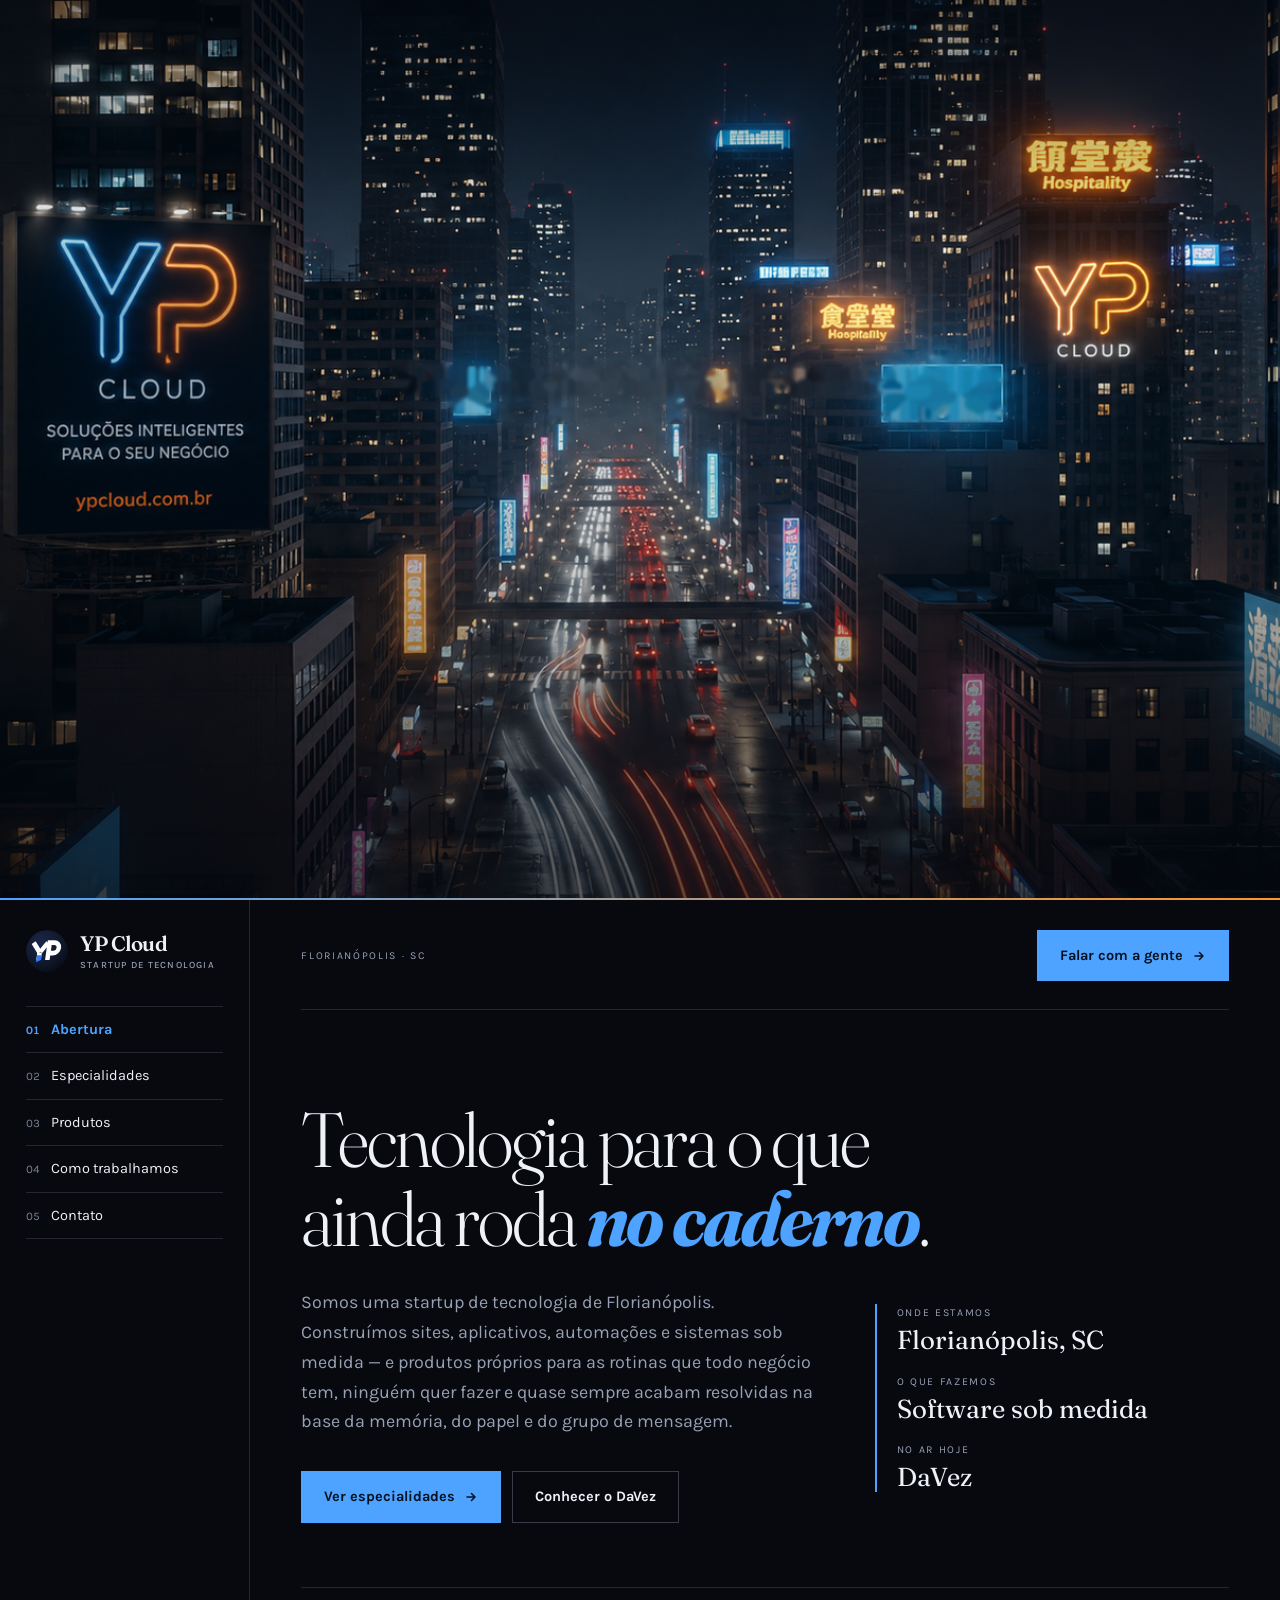
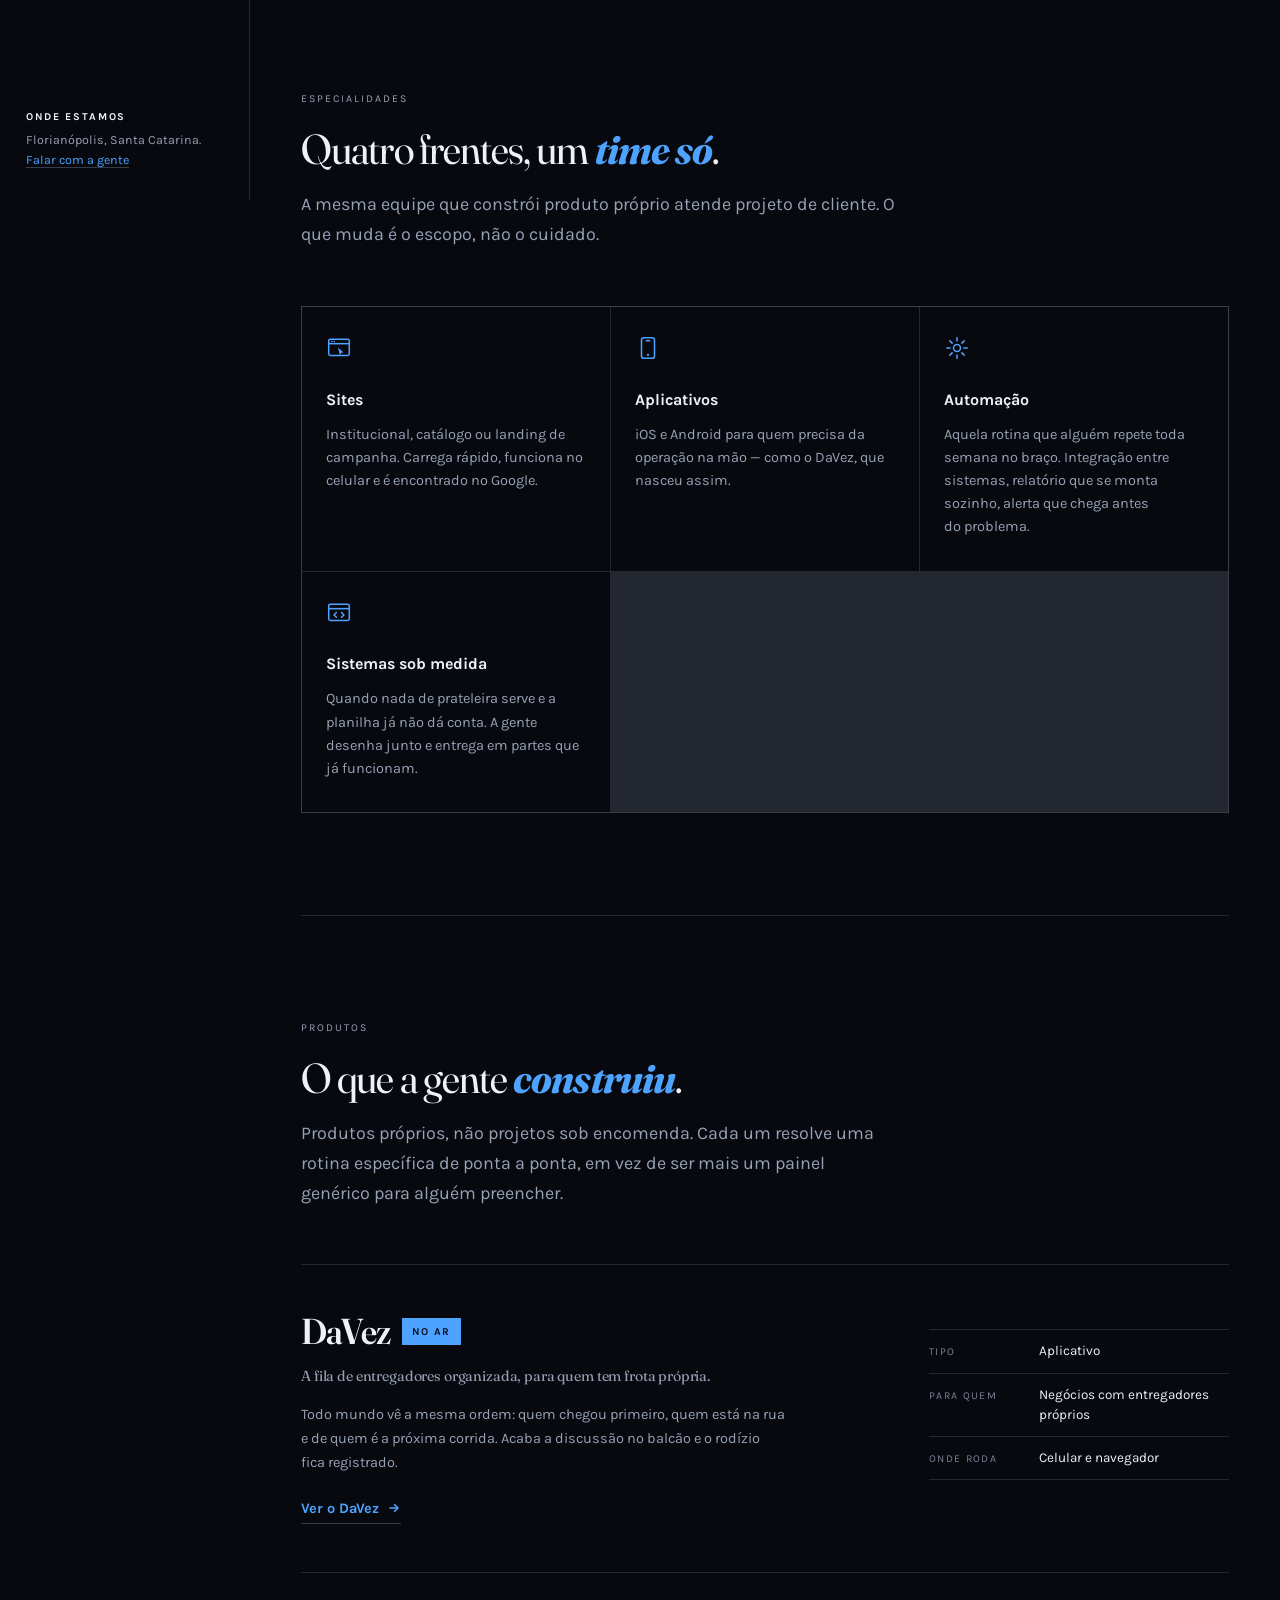
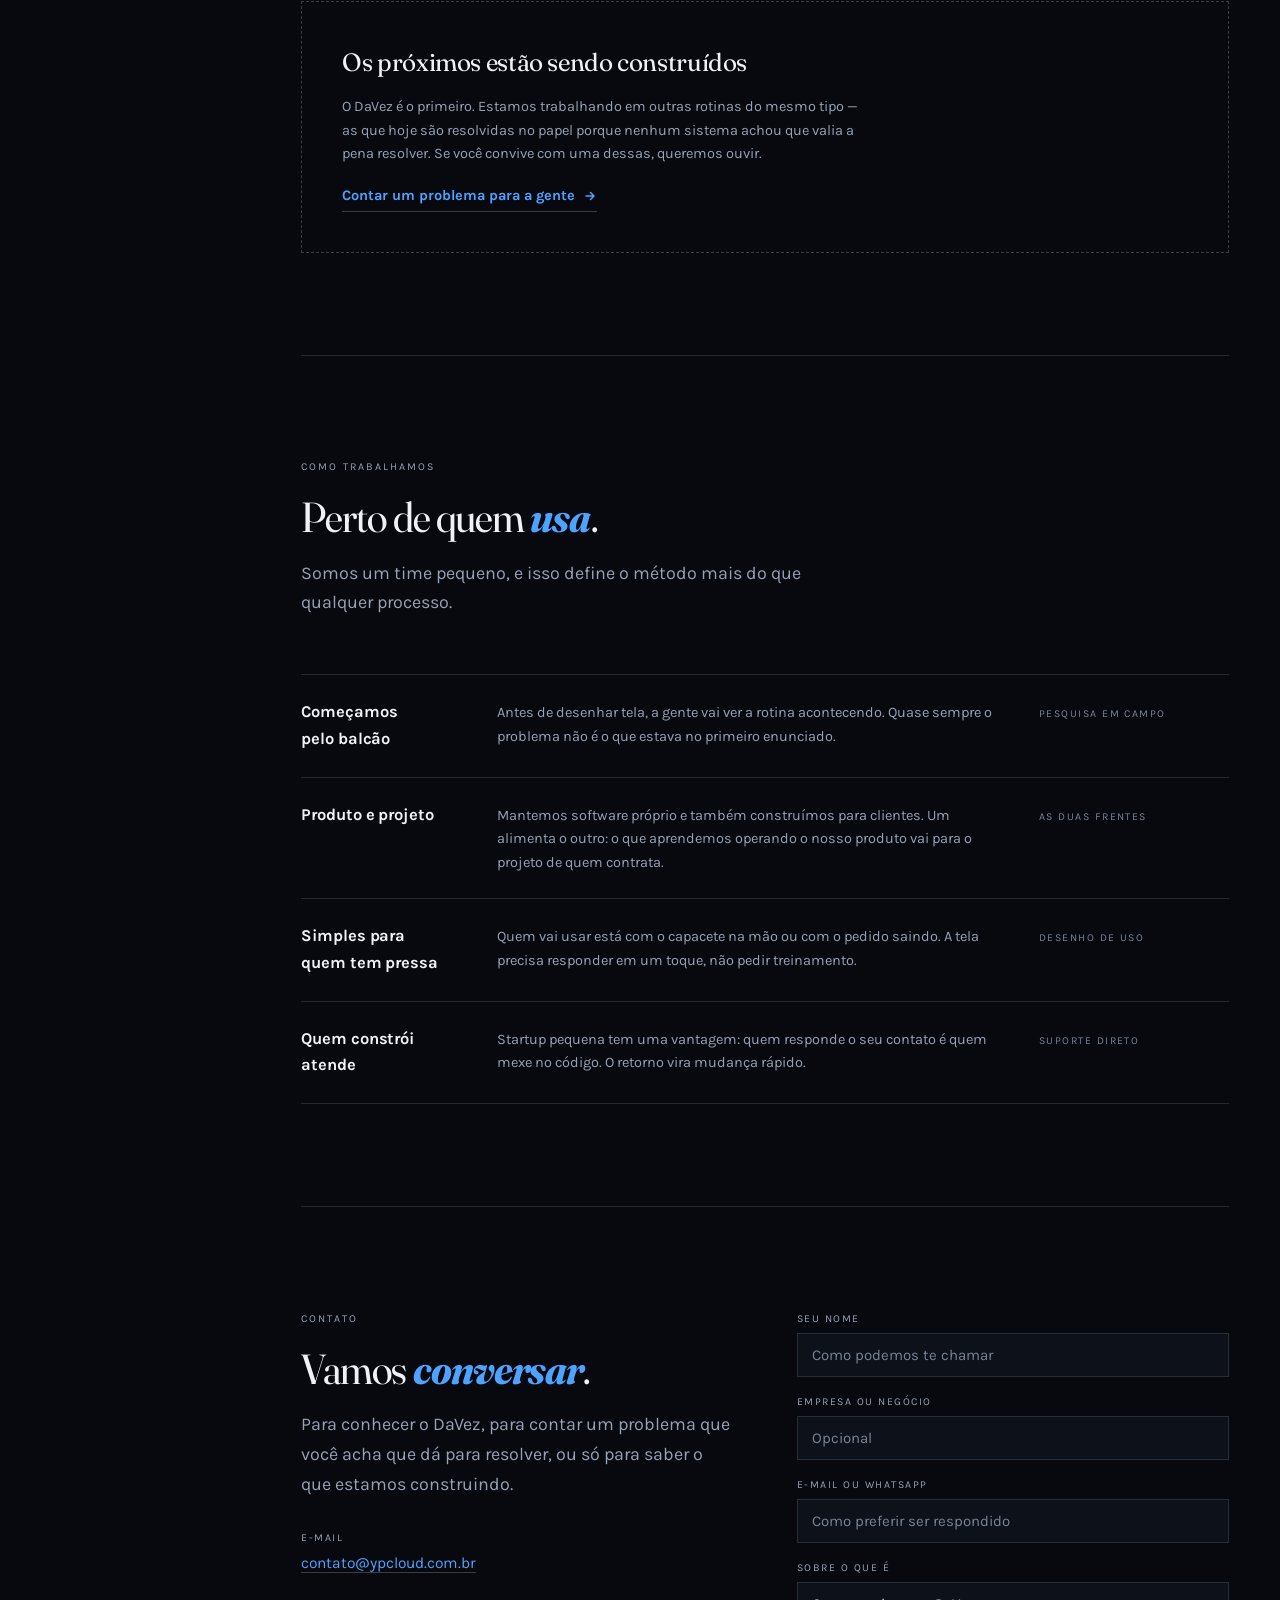
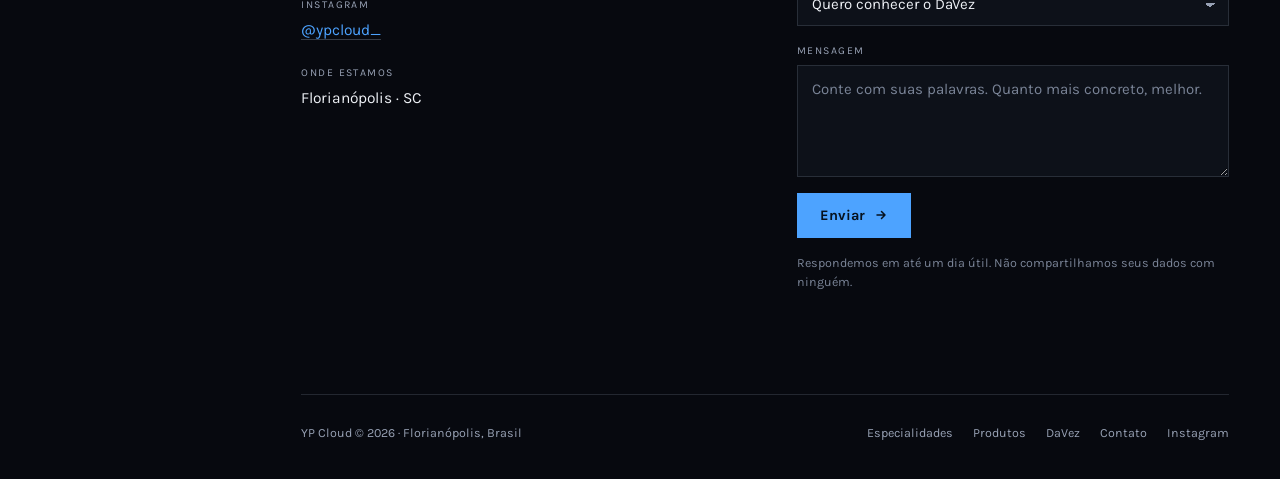
<file: index.html>
<!DOCTYPE html>
<html lang="pt-BR">
<head>
<meta charset="utf-8">
<meta name="viewport" content="width=device-width, initial-scale=1">
<title>YP Cloud — startup de tecnologia em Florianópolis</title>
<meta name="description" content="A YP Cloud é uma startup de tecnologia de Florianópolis. Desenvolvemos produtos próprios para operações que ainda rodam no caderno. O primeiro é o DaVez.">
<meta name="theme-color" content="#07090F">

<meta property="og:type" content="website">
<meta property="og:locale" content="pt_BR">
<meta property="og:site_name" content="YP Cloud">
<meta property="og:title" content="YP Cloud — startup de tecnologia em Florianópolis">
<meta property="og:description" content="Produtos próprios para operações que ainda rodam no caderno. O primeiro é o DaVez.">
<!-- TROCAR: url canônica e imagem de compartilhamento (1200x630) -->
<meta property="og:url" content="https://ypcloud.com.br/">
<meta property="og:image" content="https://ypcloud.com.br/assets/img/og.png">
<meta name="twitter:card" content="summary_large_image">
<link rel="canonical" href="https://ypcloud.com.br/">

<link rel="icon" href="assets/img/favicon.svg" type="image/svg+xml">
<link rel="mask-icon" href="assets/img/favicon.svg" color="#4DA3FF">

<link rel="preconnect" href="https://fonts.googleapis.com">
<link rel="preconnect" href="https://fonts.gstatic.com" crossorigin>
<link rel="stylesheet" href="https://fonts.googleapis.com/css2?family=Fraunces:ital,opsz,wght,SOFT,WONK@0,9..144,300..700,0..100,0..1;1,9..144,300..700,0..100,0..1&family=Karla:wght@400;500;700&display=swap">
<link rel="stylesheet" href="assets/css/style.css">

<script type="application/ld+json">
{
  "@context": "https://schema.org",
  "@type": "Organization",
  "name": "YP Cloud",
  "url": "https://ypcloud.com.br/",
  "description": "Startup de tecnologia que desenvolve produtos próprios para operações de negócios com equipe na rua.",
  "address": { "@type": "PostalAddress", "addressLocality": "Florianópolis", "addressRegion": "SC", "addressCountry": "BR" },
  "sameAs": ["https://www.instagram.com/ypcloud_/"]
}
</script>
</head>
<body>

<a class="skip" href="#abertura">Pular para o conteúdo</a>

<!-- ================= HERO ================= -->
<section class="hero" data-hero data-distancia="3200" data-saida="240" aria-label="Abertura">
  <video class="hero__video" src="assets/video/cidade.mp4" muted playsinline preload="auto" aria-hidden="true"></video>
  <div class="hero__cortina" aria-hidden="true"></div>
  <img class="hero__arte" src="assets/img/cidade-ypcloud.png" alt="" aria-hidden="true">
  <div class="hero__veu" aria-hidden="true"></div>

  <div class="hero__centro">
    <h1 class="hero__titulo">A cidade não <b>dorme</b>.</h1>
    <!-- A arte final traz a própria frase gravada; não há segundo texto aqui. -->
  </div>

  <div class="hero__aviso">
    <span>Role</span>
    <svg width="14" height="18" viewBox="0 0 14 18" fill="none" aria-hidden="true">
      <path d="M7 1 L7 17 M2 12 L7 17 L12 12" stroke="currentColor" stroke-width="1.5" stroke-linecap="round" stroke-linejoin="round"/>
    </svg>
  </div>

  <div class="hero__barra" aria-hidden="true"><i></i></div>
</section>

<div class="shell">

  <!-- ================= COLUNA-ÍNDICE ================= -->
  <aside class="rail">
    <a class="brand" href="index.html">
      <img class="brand__logo" src="assets/img/logo-yp.svg" width="120" height="120" alt="">
      <span class="brand__texto">YP Cloud<span>Startup de tecnologia</span></span>
    </a>

    <button class="nav-toggle" type="button" aria-expanded="false" aria-controls="menu-indice">
      <span class="nav-toggle__bars"><span></span><span></span><span></span></span>
      Índice
    </button>

    <nav aria-label="Seções desta página">
      <ul class="index" id="menu-indice">
        <li><a href="#abertura"><i>01</i> Abertura</a></li>
        <li><a href="#especialidades"><i>02</i> Especialidades</a></li>
        <li><a href="#produtos"><i>03</i> Produtos</a></li>
        <li><a href="#como"><i>04</i> Como trabalhamos</a></li>
        <li><a href="#contato"><i>05</i> Contato</a></li>
      </ul>
    </nav>

    <div class="rail-note">
      <b>Onde estamos</b>
      Florianópolis, Santa Catarina.
      <a href="#contato">Falar com a gente</a>
    </div>
  </aside>

  <!-- ================= CONTEÚDO ================= -->
  <div class="main">

    <div class="topbar">
      <span class="topbar__meta">Florianópolis · SC</span>
      <a class="btn btn--primary" href="#contato">
        Falar com a gente
        <svg class="btn__arrow" width="14" height="14" viewBox="0 0 14 14" fill="none" aria-hidden="true"><path d="M3 7h8m0 0L7.5 3.5M11 7l-3.5 3.5" stroke="currentColor" stroke-width="1.5" stroke-linecap="round" stroke-linejoin="round"/></svg>
      </a>
    </div>

    <main>

      <!-- ---------- 01 ABERTURA ---------- -->
      <section class="opening" id="abertura">
        <h2 class="display">Tecnologia para o que ainda roda <b>no caderno</b>.</h2>

        <div class="opening__cols">
          <div>
            <p class="lead">Somos uma startup de tecnologia de Florianópolis. Construímos sites, aplicativos, automações e sistemas sob medida — e produtos próprios para as rotinas que todo negócio tem, ninguém quer fazer e quase sempre acabam resolvidas na base da memória, do papel e do grupo de mensagem.</p>
            <div class="actions opening__actions">
              <a class="btn btn--primary" href="#especialidades">
                Ver especialidades
                <svg class="btn__arrow" width="14" height="14" viewBox="0 0 14 14" fill="none" aria-hidden="true"><path d="M3 7h8m0 0L7.5 3.5M11 7l-3.5 3.5" stroke="currentColor" stroke-width="1.5" stroke-linecap="round" stroke-linejoin="round"/></svg>
              </a>
              <a class="btn btn--ghost" href="davez.html">Conhecer o DaVez</a>
            </div>
          </div>

          <dl class="figures">
            <dt>Onde estamos</dt><dd>Florianópolis, SC</dd>
            <dt>O que fazemos</dt><dd>Software sob medida</dd>
            <dt>No ar hoje</dt><dd>DaVez</dd>
          </dl>
        </div>
      </section>

      <!-- ---------- 02 ESPECIALIDADES ---------- -->
      <section class="section" id="especialidades">
        <div class="section-head reveal">
          <p class="eyebrow">Especialidades</p>
          <h2 class="h2">Quatro frentes, um <b>time só</b>.</h2>
          <p class="lead">A mesma equipe que constrói produto próprio atende projeto de cliente. O que muda é o escopo, não o cuidado.</p>
        </div>

        <div class="cards cards--quatro reveal" data-delay="80">
          <article>
            <svg class="card__icon" viewBox="0 0 24 24" fill="none" aria-hidden="true">
              <rect x="2.5" y="4" width="19" height="15" rx="1.6" stroke="currentColor" stroke-width="1.4"/>
              <path d="M2.5 8h19" stroke="currentColor" stroke-width="1.4"/>
              <circle cx="5.4" cy="6" r="0.7" fill="currentColor"/>
              <circle cx="7.7" cy="6" r="0.7" fill="currentColor"/>
              <path d="M11 11.5l5 4.5-2.2.5-.9 2.2z" fill="currentColor"/>
            </svg>
            <h3>Sites</h3>
            <p>Institucional, catálogo ou landing de campanha. Carrega rápido, funciona no celular e é encontrado no Google.</p>
          </article>

          <article>
            <svg class="card__icon" viewBox="0 0 24 24" fill="none" aria-hidden="true">
              <rect x="6" y="2.5" width="12" height="19" rx="2.2" stroke="currentColor" stroke-width="1.4"/>
              <path d="M10.4 5.2h3.2" stroke="currentColor" stroke-width="1.4" stroke-linecap="round"/>
              <circle cx="12" cy="18.4" r="1" fill="currentColor"/>
            </svg>
            <h3>Aplicativos</h3>
            <p>iOS e Android para quem precisa da operação na mão — como o DaVez, que nasceu assim.</p>
          </article>

          <article>
            <svg class="card__icon" viewBox="0 0 24 24" fill="none" aria-hidden="true">
              <circle cx="12" cy="12" r="3.2" stroke="currentColor" stroke-width="1.4"/>
              <path d="M12 2.6v3M12 18.4v3M21.4 12h-3M5.6 12h-3M18.6 5.4l-2.1 2.1M7.5 16.5l-2.1 2.1M18.6 18.6l-2.1-2.1M7.5 7.5L5.4 5.4" stroke="currentColor" stroke-width="1.4" stroke-linecap="round"/>
            </svg>
            <h3>Automação</h3>
            <p>Aquela rotina que alguém repete toda semana no braço. Integração entre sistemas, relatório que se monta sozinho, alerta que chega antes do problema.</p>
          </article>

          <article>
            <svg class="card__icon" viewBox="0 0 24 24" fill="none" aria-hidden="true">
              <rect x="2.5" y="4" width="19" height="15" rx="1.6" stroke="currentColor" stroke-width="1.4"/>
              <path d="M2.5 8h19" stroke="currentColor" stroke-width="1.4"/>
              <path d="M9.6 11.6L7.4 13.8l2.2 2.2M14.4 11.6l2.2 2.2-2.2 2.2" stroke="currentColor" stroke-width="1.4" stroke-linecap="round" stroke-linejoin="round"/>
            </svg>
            <h3>Sistemas sob medida</h3>
            <p>Quando nada de prateleira serve e a planilha já não dá conta. A gente desenha junto e entrega em partes que já funcionam.</p>
          </article>
        </div>
      </section>

      <!-- ---------- 03 PRODUTOS ---------- -->
      <section class="section" id="produtos">
        <div class="section-head reveal">
          <p class="eyebrow">Produtos</p>
          <h2 class="h2">O que a gente <b>construiu</b>.</h2>
          <p class="lead">Produtos próprios, não projetos sob encomenda. Cada um resolve uma rotina específica de ponta a ponta, em vez de ser mais um painel genérico para alguém preencher.</p>
        </div>

        <!-- Para acrescentar um produto, copie um bloco .produto inteiro.
             O estado é "estado--ativo" (no ar) ou "estado--obra" (em construção). -->
        <div class="catalogo reveal" data-delay="60">

          <article class="produto">
            <div>
              <div class="produto__topo">
                <h3 class="produto__nome"><a href="davez.html">DaVez</a></h3>
                <span class="estado estado--ativo">No ar</span>
              </div>
              <p class="produto__oque">A fila de entregadores organizada, para quem tem frota própria.</p>
              <p>Todo mundo vê a mesma ordem: quem chegou primeiro, quem está na rua e de quem é a próxima corrida. Acaba a discussão no balcão e o rodízio fica registrado.</p>
              <p class="produto__acoes">
                <a class="arrow-link" href="davez.html">
                  Ver o DaVez
                  <svg width="14" height="14" viewBox="0 0 14 14" fill="none" aria-hidden="true"><path d="M3 7h8m0 0L7.5 3.5M11 7l-3.5 3.5" stroke="currentColor" stroke-width="1.5" stroke-linecap="round" stroke-linejoin="round"/></svg>
                </a>
              </p>
            </div>

            <dl class="produto__ficha">
              <div><dt>Tipo</dt><dd>Aplicativo</dd></div>
              <div><dt>Para quem</dt><dd>Negócios com entregadores próprios</dd></div>
              <div><dt>Onde roda</dt><dd>Celular e navegador</dd></div>
            </dl>
          </article>

        </div>

        <div class="proximos reveal" data-delay="120">
          <h3>Os próximos estão sendo construídos</h3>
          <p>O DaVez é o primeiro. Estamos trabalhando em outras rotinas do mesmo tipo — as que hoje são resolvidas no papel porque nenhum sistema achou que valia a pena resolver. Se você convive com uma dessas, queremos ouvir.</p>
          <a class="arrow-link" href="#contato">
            Contar um problema para a gente
            <svg width="14" height="14" viewBox="0 0 14 14" fill="none" aria-hidden="true"><path d="M3 7h8m0 0L7.5 3.5M11 7l-3.5 3.5" stroke="currentColor" stroke-width="1.5" stroke-linecap="round" stroke-linejoin="round"/></svg>
          </a>
        </div>
      </section>

      <!-- ---------- 04 COMO TRABALHAMOS ---------- -->
      <section class="section" id="como">
        <div class="section-head reveal">
          <p class="eyebrow">Como trabalhamos</p>
          <h2 class="h2">Perto de quem <b>usa</b>.</h2>
          <p class="lead">Somos um time pequeno, e isso define o método mais do que qualquer processo.</p>
        </div>

        <div class="rows reveal" data-delay="60">
          <article class="row">
            <h3>Começamos pelo balcão</h3>
            <p>Antes de desenhar tela, a gente vai ver a rotina acontecendo. Quase sempre o problema não é o que estava no primeiro enunciado.</p>
            <span class="row__meta">Pesquisa em campo</span>
          </article>

          <article class="row">
            <h3>Produto e projeto</h3>
            <p>Mantemos software próprio e também construímos para clientes. Um alimenta o outro: o que aprendemos operando o nosso produto vai para o projeto de quem contrata.</p>
            <span class="row__meta">As duas frentes</span>
          </article>

          <article class="row">
            <h3>Simples para quem tem pressa</h3>
            <p>Quem vai usar está com o capacete na mão ou com o pedido saindo. A tela precisa responder em um toque, não pedir treinamento.</p>
            <span class="row__meta">Desenho de uso</span>
          </article>

          <article class="row">
            <h3>Quem constrói atende</h3>
            <p>Startup pequena tem uma vantagem: quem responde o seu contato é quem mexe no código. O retorno vira mudança rápido.</p>
            <span class="row__meta">Suporte direto</span>
          </article>
        </div>
      </section>

      <!-- ---------- 05 CONTATO ---------- -->
      <section class="section" id="contato">
        <div class="contact">
          <div class="contact__aside reveal">
            <p class="eyebrow">Contato</p>
            <h2 class="h2">Vamos <b>conversar</b>.</h2>
            <p class="lead" style="margin-top:18px">Para conhecer o DaVez, para contar um problema que você acha que dá para resolver, ou só para saber o que estamos construindo.</p>

            <dl>
              <!-- TROCAR: confirmar o e-mail antes de publicar -->
              <div>
                <dt>E-mail</dt>
                <dd><a href="mailto:contato@ypcloud.com.br">contato@ypcloud.com.br</a></dd>
              </div>
              <div>
                <dt>Instagram</dt>
                <dd><a href="https://www.instagram.com/ypcloud_/" target="_blank" rel="noopener">@ypcloud_</a></dd>
              </div>
              <div>
                <dt>Onde estamos</dt>
                <dd>Florianópolis · SC</dd>
              </div>
            </dl>
          </div>

          <!-- Para enviar de verdade, coloque a URL do serviço em data-endpoint
               (Formspree, Basin, seu back-end). Sem isso, o formulário abre o
               cliente de e-mail já preenchido. -->
          <form class="form reveal" data-delay="120" data-endpoint="" novalidate>
            <div class="field">
              <label for="nome">Seu nome</label>
              <input id="nome" name="nome" type="text" autocomplete="name" required placeholder="Como podemos te chamar">
            </div>

            <div class="field">
              <label for="negocio">Empresa ou negócio</label>
              <input id="negocio" name="negocio" type="text" autocomplete="organization" placeholder="Opcional">
            </div>

            <div class="field">
              <label for="email">E-mail ou WhatsApp</label>
              <input id="email" name="email" type="text" autocomplete="email" required placeholder="Como preferir ser respondido">
            </div>

            <div class="field">
              <label for="assunto">Sobre o que é</label>
              <select id="assunto" name="assunto">
                <option>Quero conhecer o DaVez</option>
                <option>Tenho um problema para contar</option>
                <option>Parceria</option>
                <option>Trabalhar com vocês</option>
                <option>Outro assunto</option>
              </select>
            </div>

            <div class="field">
              <label for="mensagem">Mensagem</label>
              <textarea id="mensagem" name="mensagem" placeholder="Conte com suas palavras. Quanto mais concreto, melhor."></textarea>
            </div>

            <div class="actions">
              <button class="btn btn--primary" type="submit">
                Enviar
                <svg class="btn__arrow" width="14" height="14" viewBox="0 0 14 14" fill="none" aria-hidden="true"><path d="M3 7h8m0 0L7.5 3.5M11 7l-3.5 3.5" stroke="currentColor" stroke-width="1.5" stroke-linecap="round" stroke-linejoin="round"/></svg>
              </button>
            </div>

            <p class="form__status" role="status" aria-live="polite"></p>
            <p class="form__note">Respondemos em até um dia útil. Não compartilhamos seus dados com ninguém.</p>
          </form>
        </div>
      </section>

    </main>

    <footer class="foot">
      <span>YP Cloud © <span data-year>2026</span> · Florianópolis, Brasil</span>
      <span class="foot__links">
        <a href="#especialidades">Especialidades</a>
        <a href="#produtos">Produtos</a>
        <a href="davez.html">DaVez</a>
        <a href="#contato">Contato</a>
        <a href="https://www.instagram.com/ypcloud_/" target="_blank" rel="noopener">Instagram</a>
      </span>
    </footer>

  </div>
</div>

<script src="assets/js/main.js"></script>
</body>
</html>
</file>
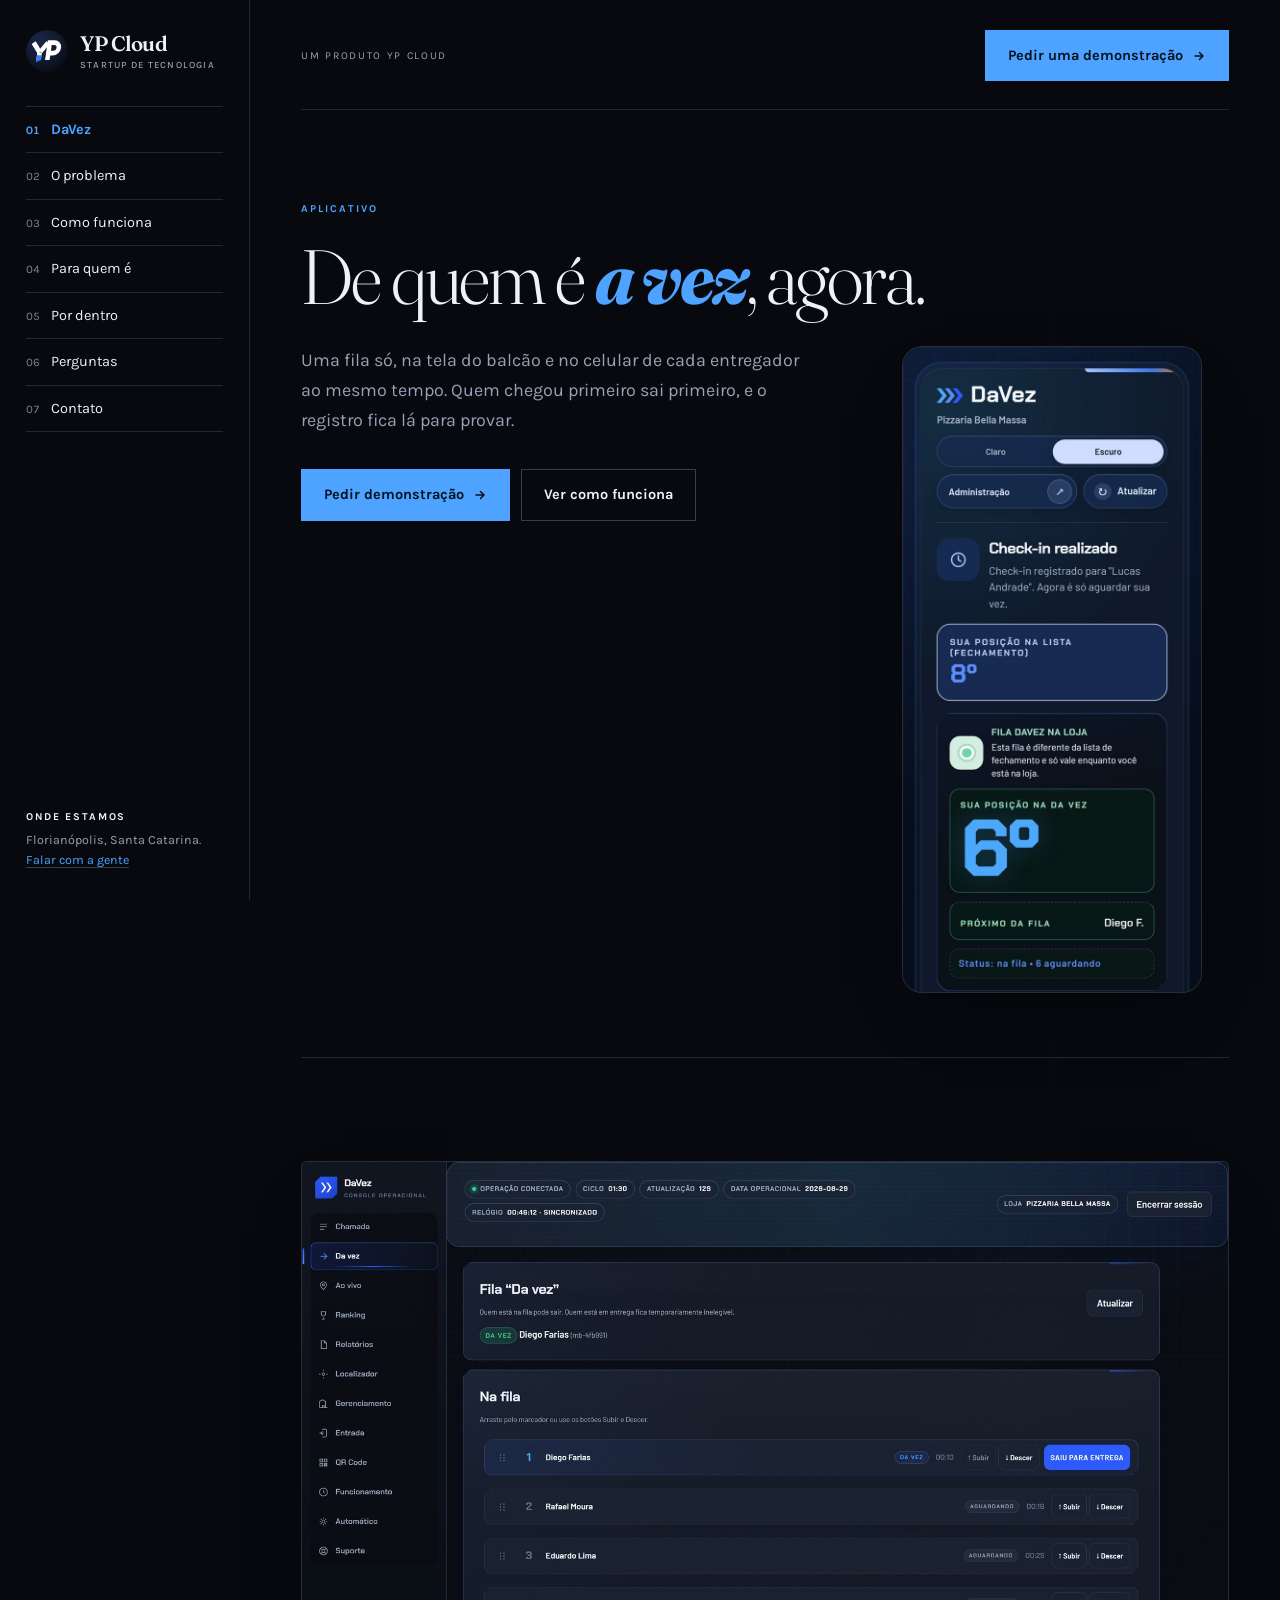
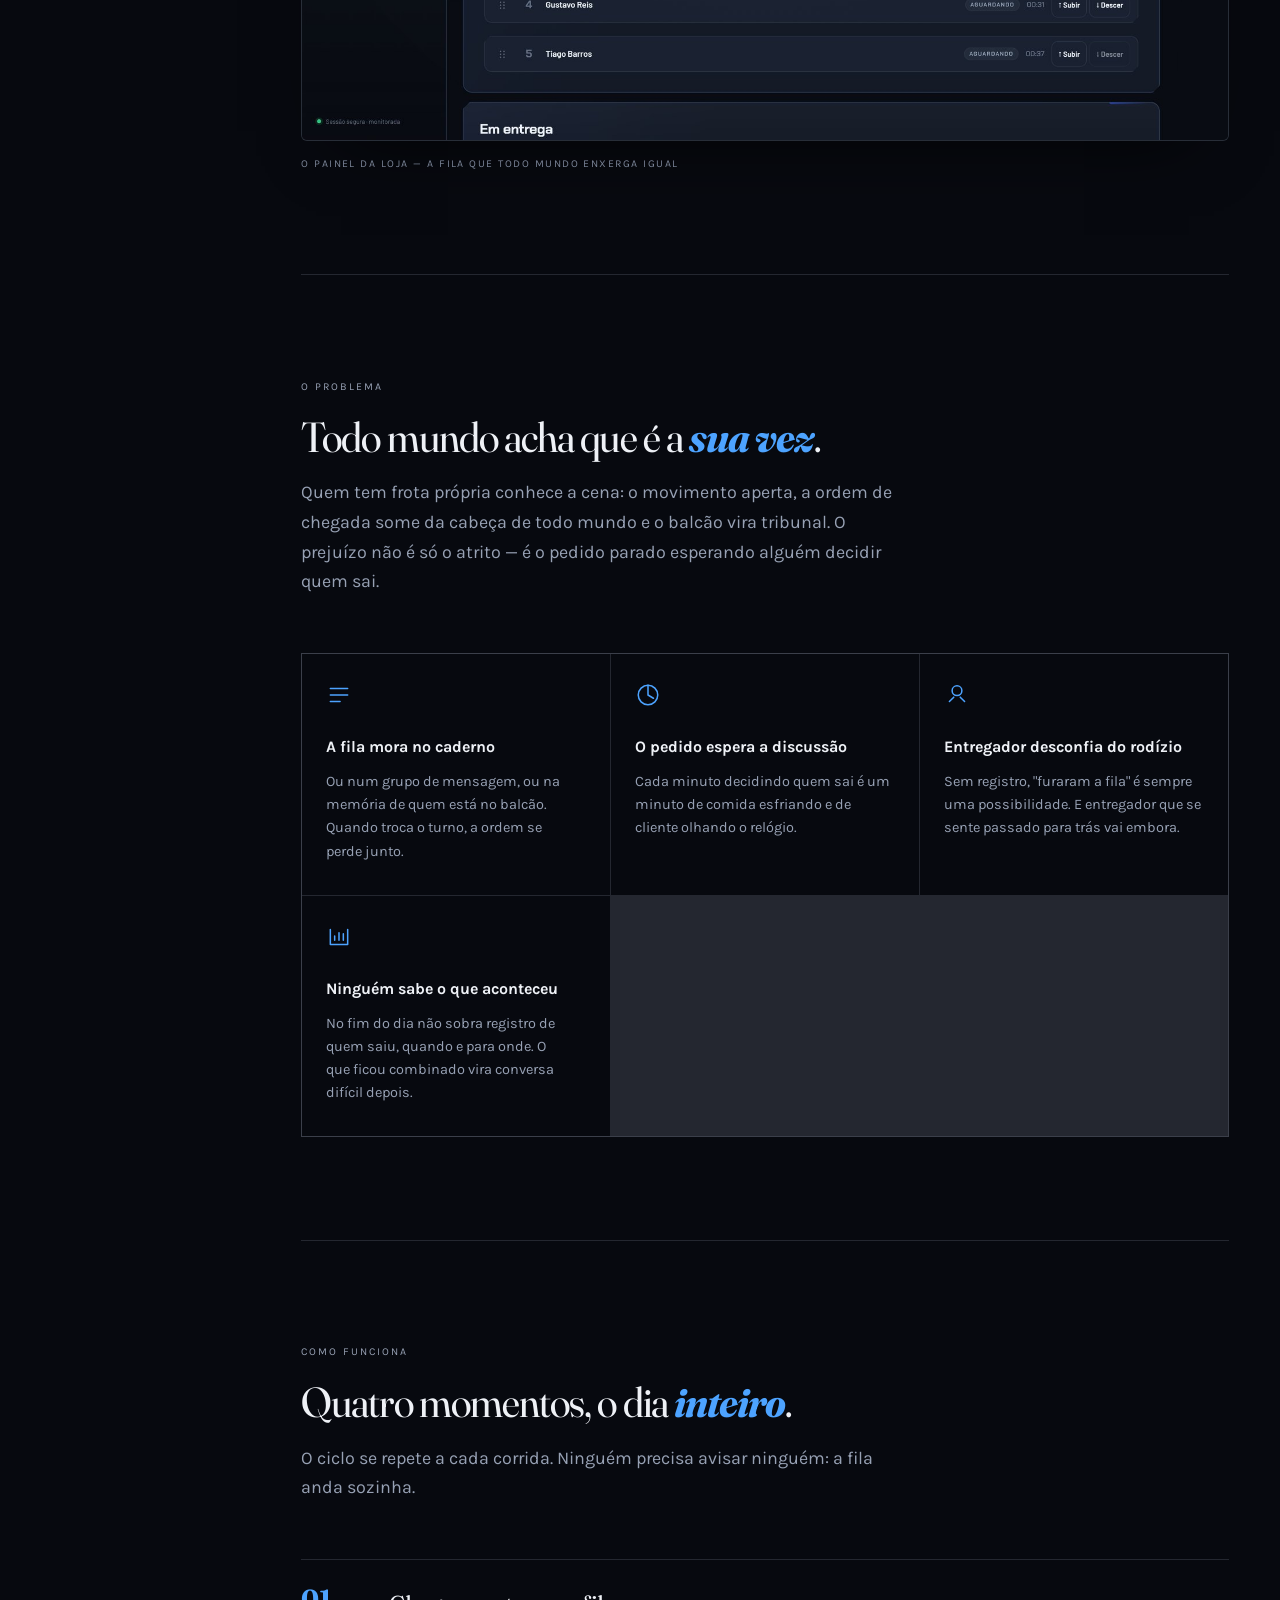
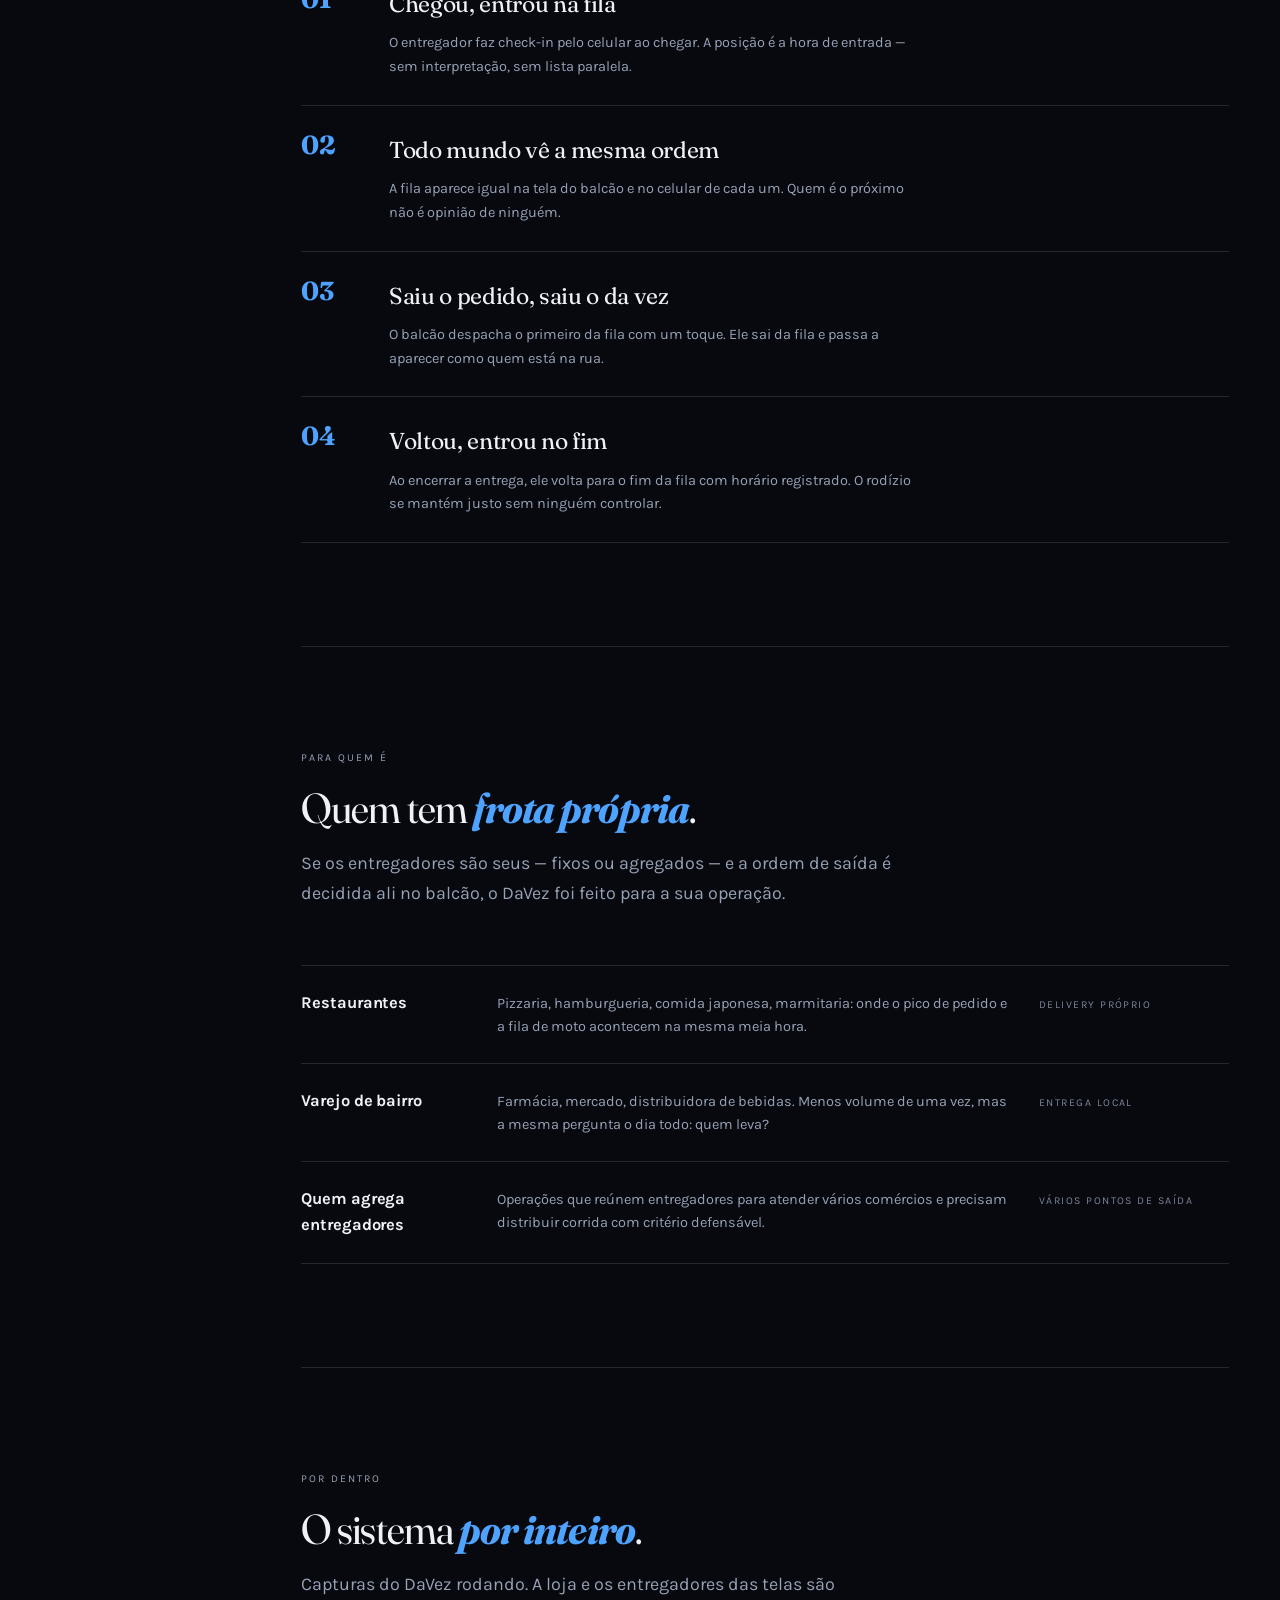
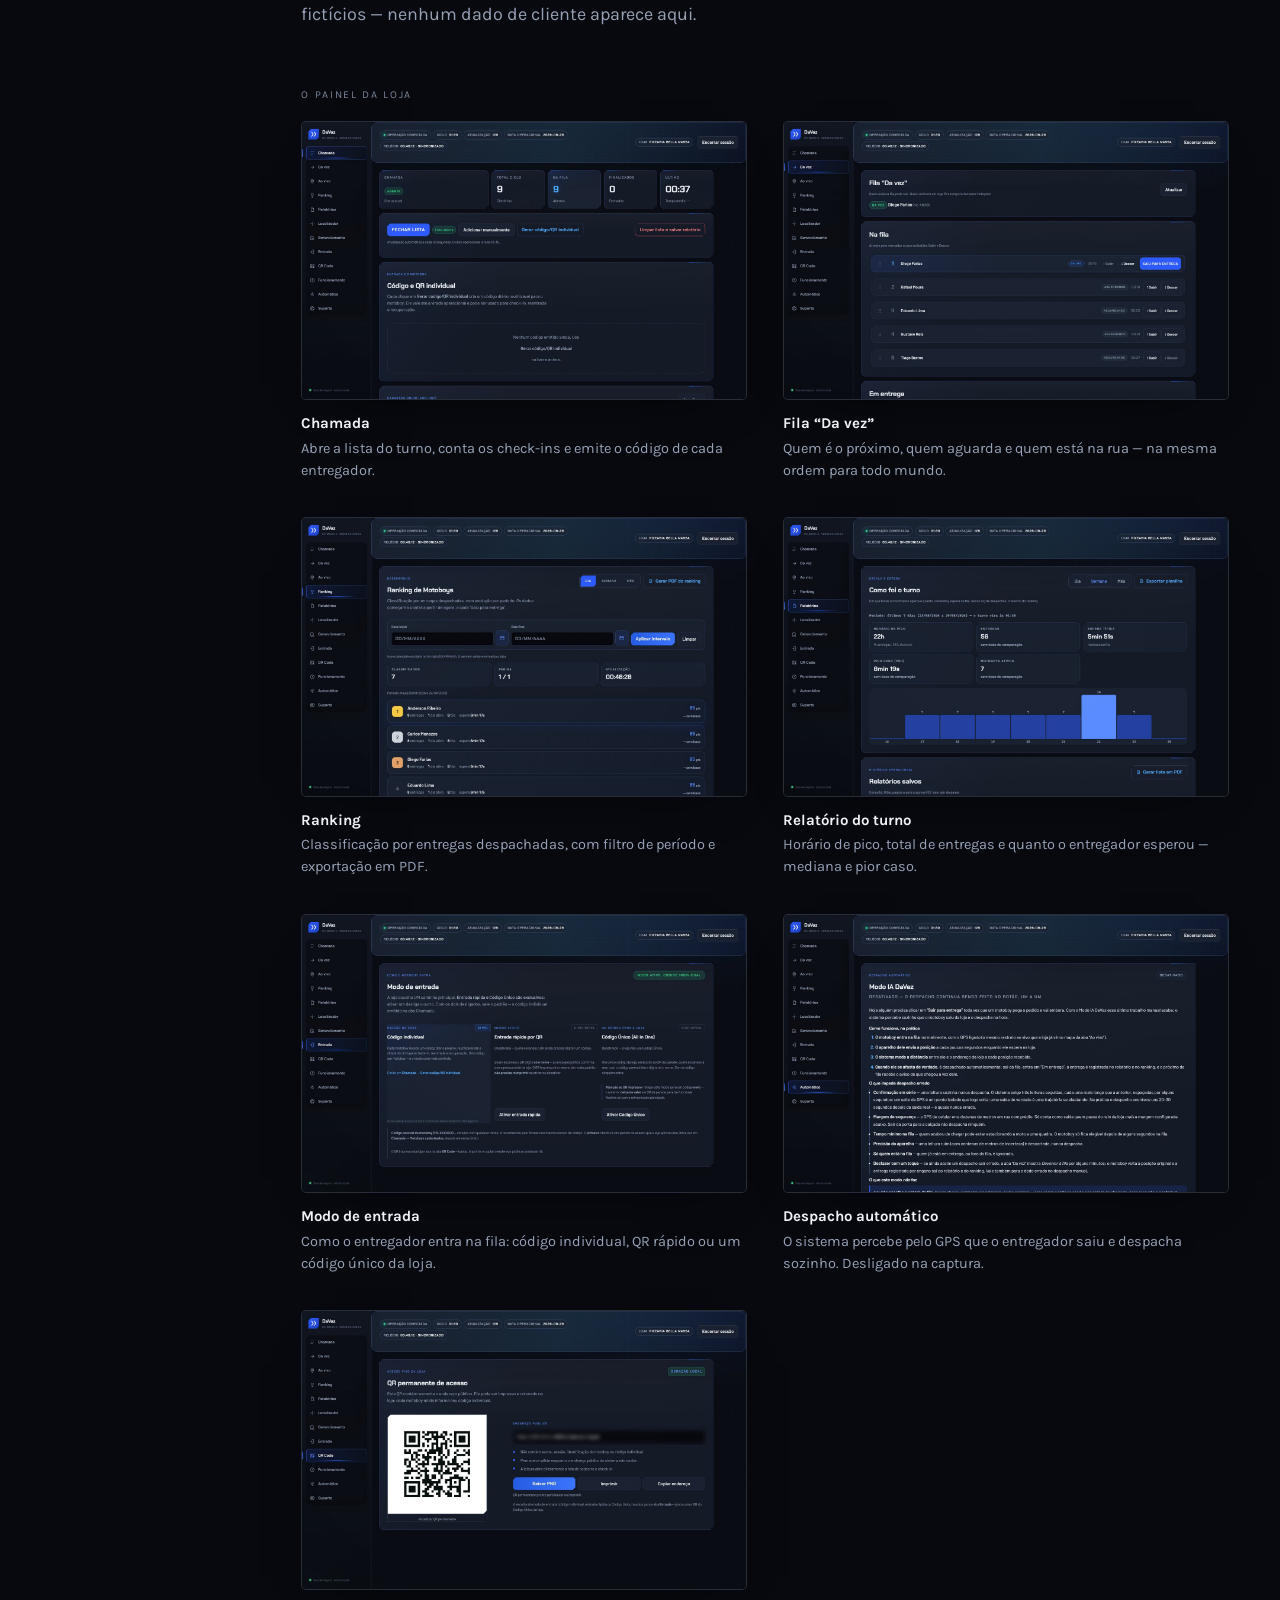
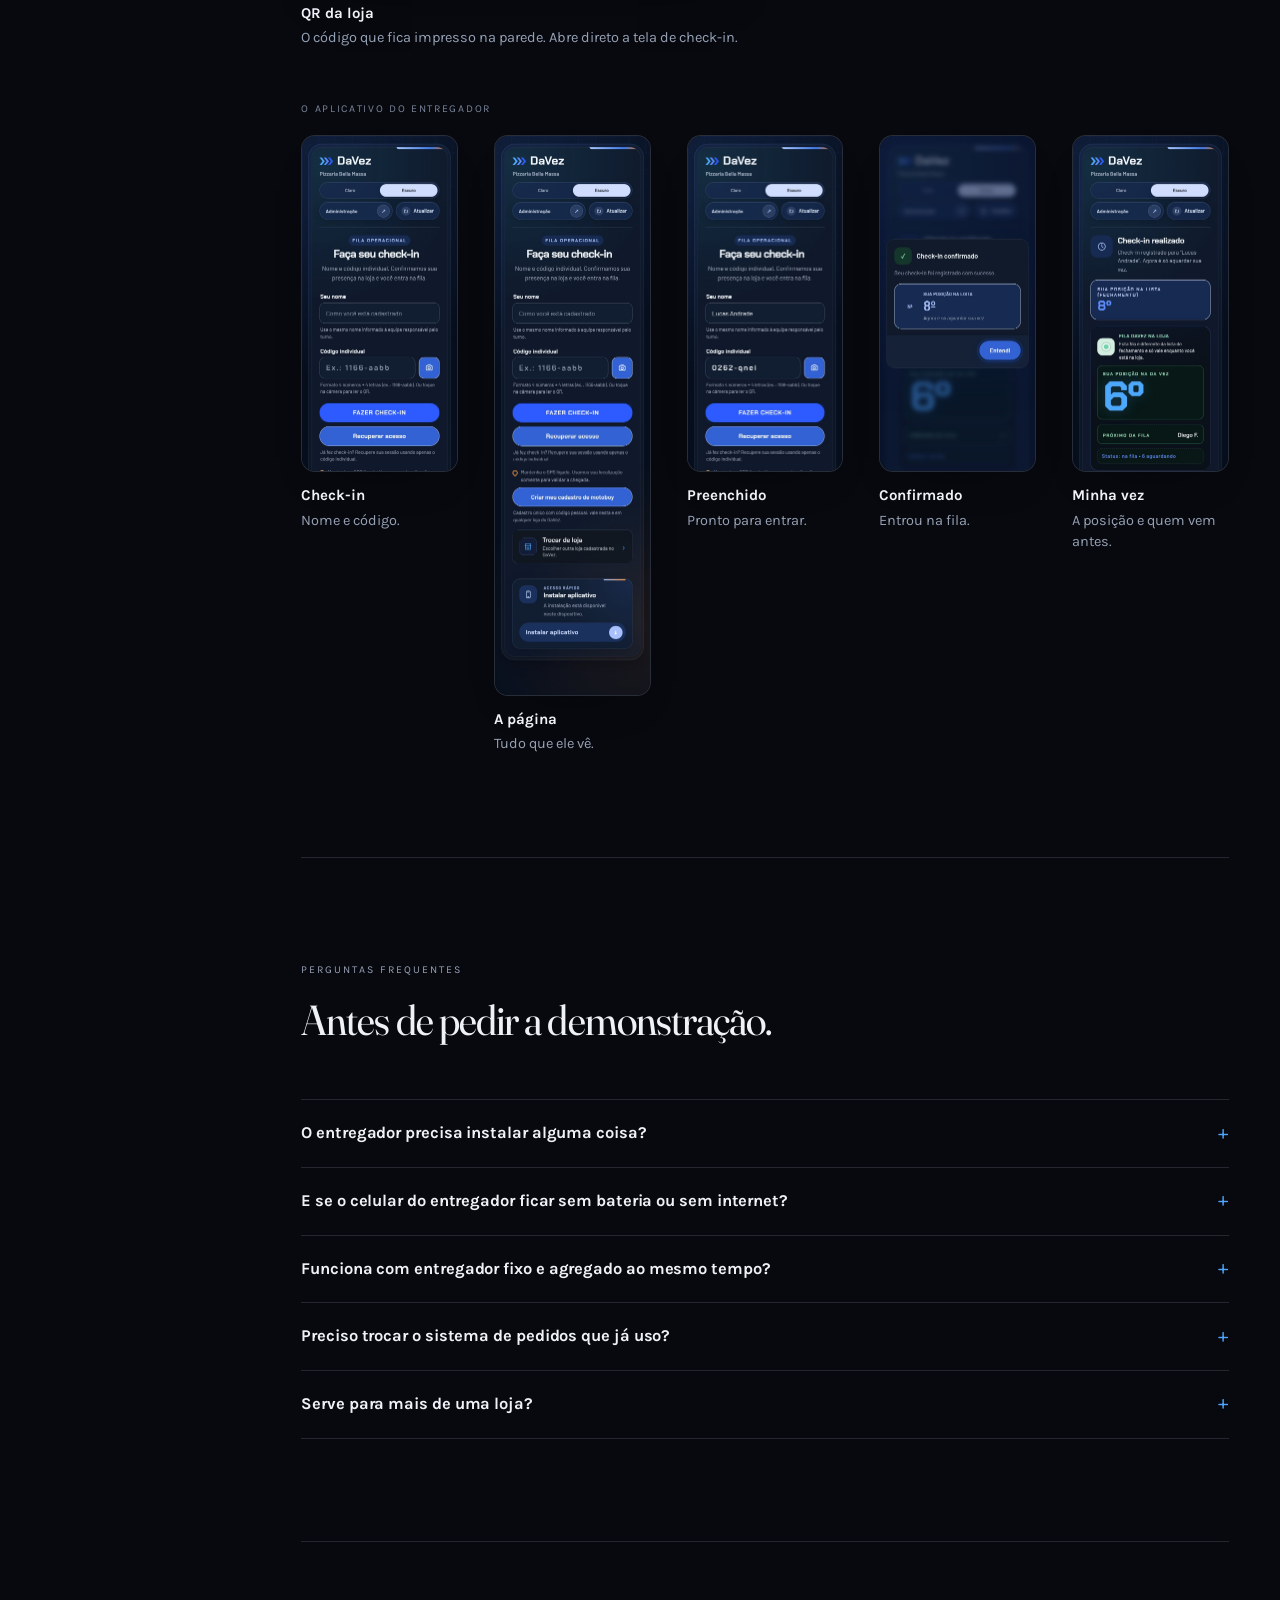
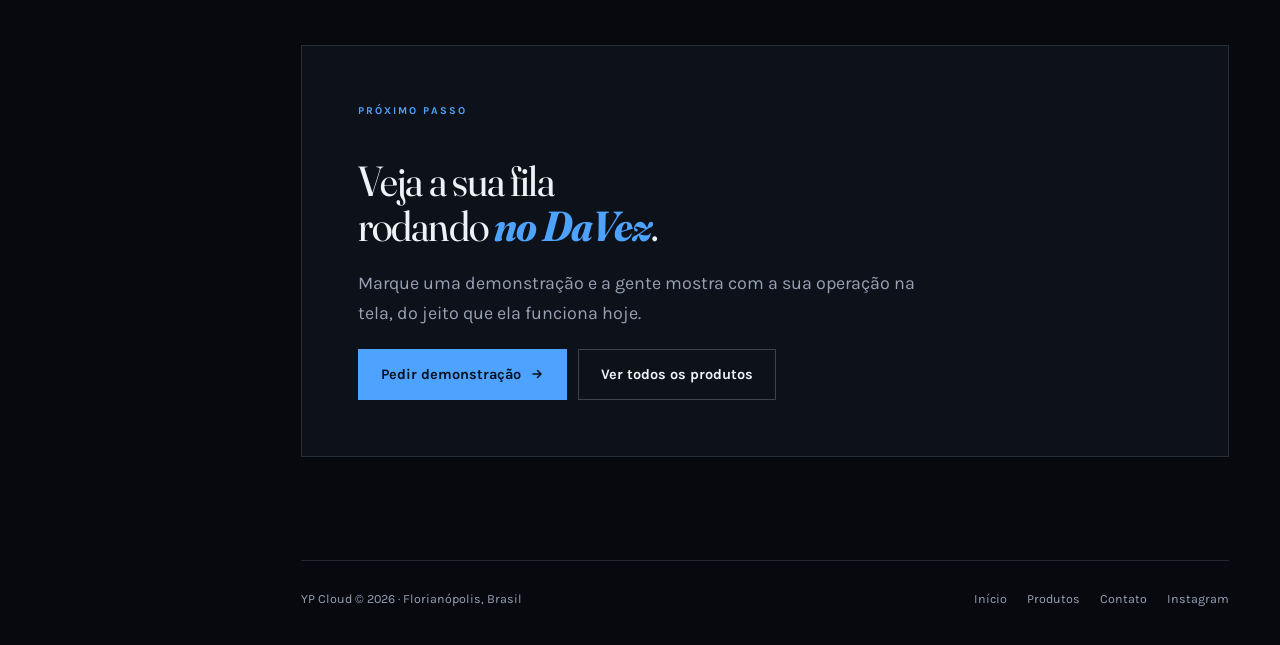
<file: davez.html>
<!DOCTYPE html>
<html lang="pt-BR">
<head>
<meta charset="utf-8">
<meta name="viewport" content="width=device-width, initial-scale=1">
<title>DaVez — a fila de entregadores organizada</title>
<meta name="description" content="DaVez é o aplicativo da YP Cloud para organizar a fila de entregadores de quem tem frota própria: check-in, rodízio com registro e despacho do próximo da vez.">
<meta name="theme-color" content="#07090F">

<meta property="og:type" content="website">
<meta property="og:locale" content="pt_BR">
<meta property="og:site_name" content="YP Cloud">
<meta property="og:title" content="DaVez — a fila de entregadores organizada">
<meta property="og:description" content="Check-in, rodízio com registro e despacho do próximo da vez, no celular e na tela do balcão.">
<!-- TROCAR: url canônica e imagem de compartilhamento -->
<meta property="og:url" content="https://ypcloud.com.br/davez.html">
<meta property="og:image" content="https://ypcloud.com.br/assets/img/og-davez.png">
<meta name="twitter:card" content="summary_large_image">
<link rel="canonical" href="https://ypcloud.com.br/davez.html">

<link rel="icon" href="assets/img/favicon.svg" type="image/svg+xml">
<link rel="mask-icon" href="assets/img/favicon.svg" color="#4DA3FF">

<link rel="preconnect" href="https://fonts.googleapis.com">
<link rel="preconnect" href="https://fonts.gstatic.com" crossorigin>
<link rel="stylesheet" href="https://fonts.googleapis.com/css2?family=Fraunces:ital,opsz,wght,SOFT,WONK@0,9..144,300..700,0..100,0..1;1,9..144,300..700,0..100,0..1&family=Karla:wght@400;500;700&display=swap">
<link rel="stylesheet" href="assets/css/style.css">

<script type="application/ld+json">
{
  "@context": "https://schema.org",
  "@type": "SoftwareApplication",
  "name": "DaVez",
  "applicationCategory": "BusinessApplication",
  "operatingSystem": "iOS, Android, Web",
  "description": "Aplicativo para organizar a fila de entregadores em negócios com frota própria.",
  "publisher": { "@type": "Organization", "name": "YP Cloud", "url": "https://ypcloud.com.br/" }
}
</script>
</head>
<body>

<a class="skip" href="#abertura">Pular para o conteúdo</a>

<div class="shell">

  <!-- ================= COLUNA-ÍNDICE ================= -->
  <aside class="rail">
    <a class="brand" href="index.html">
      <img class="brand__logo" src="assets/img/logo-yp.svg" width="120" height="120" alt="">
      <span class="brand__texto">YP Cloud<span>Startup de tecnologia</span></span>
    </a>

    <button class="nav-toggle" type="button" aria-expanded="false" aria-controls="menu-indice">
      <span class="nav-toggle__bars"><span></span><span></span><span></span></span>
      Índice
    </button>

    <nav aria-label="Seções desta página">
      <ul class="index" id="menu-indice">
        <li><a href="#abertura"><i>01</i> DaVez</a></li>
        <li><a href="#problema"><i>02</i> O problema</a></li>
        <li><a href="#funciona"><i>03</i> Como funciona</a></li>
        <li><a href="#para-quem"><i>04</i> Para quem é</a></li>
        <li><a href="#por-dentro"><i>05</i> Por dentro</a></li>
        <li><a href="#perguntas"><i>06</i> Perguntas</a></li>
        <li><a href="index.html#contato"><i>07</i> Contato</a></li>
      </ul>
    </nav>

    <div class="rail-note">
      <b>Onde estamos</b>
      Florianópolis, Santa Catarina.
      <a href="index.html#contato">Falar com a gente</a>
    </div>
  </aside>

  <!-- ================= CONTEÚDO ================= -->
  <div class="main">

    <div class="topbar">
      <span class="topbar__meta">Um produto YP Cloud</span>
      <a class="btn btn--primary" href="index.html#contato">
        Pedir uma demonstração
        <svg class="btn__arrow" width="14" height="14" viewBox="0 0 14 14" fill="none" aria-hidden="true"><path d="M3 7h8m0 0L7.5 3.5M11 7l-3.5 3.5" stroke="currentColor" stroke-width="1.5" stroke-linecap="round" stroke-linejoin="round"/></svg>
      </a>
    </div>

    <main>

      <!-- ---------- 01 ABERTURA ---------- -->
      <section class="opening" id="abertura">
        <p class="eyebrow eyebrow--green">Aplicativo</p>
        <h1 class="display">De quem é <b>a vez</b>, agora.</h1>

        <div class="opening__cols">
          <div>
            <p class="lead">Uma fila só, na tela do balcão e no celular de cada entregador ao mesmo tempo. Quem chegou primeiro sai primeiro, e o registro fica lá para provar.</p>
            <div class="actions opening__actions">
              <a class="btn btn--primary" href="index.html#contato">
                Pedir demonstração
                <svg class="btn__arrow" width="14" height="14" viewBox="0 0 14 14" fill="none" aria-hidden="true"><path d="M3 7h8m0 0L7.5 3.5M11 7l-3.5 3.5" stroke="currentColor" stroke-width="1.5" stroke-linecap="round" stroke-linejoin="round"/></svg>
              </a>
              <a class="btn btn--ghost" href="#funciona">Ver como funciona</a>
            </div>
          </div>

          <figure style="margin:0">
            <img class="tela tela--app" src="assets/img/davez-app.jpg" width="620" height="1342"
                 alt="Tela do aplicativo mostrando a posição do entregador na fila e quem é o próximo" loading="lazy">
          </figure>
        </div>
      </section>

      <!-- ---------- A TELA DA LOJA ---------- -->
      <section class="section" aria-label="O painel da loja">
        <figure class="tela-larga reveal" style="margin:0">
          <img class="tela" src="assets/img/davez-painel.jpg" width="1600" height="1000"
               alt="Painel da loja com a fila do dia: quem é o próximo, quem aguarda e quem está em entrega" loading="lazy">
          <figcaption>O painel da loja — a fila que todo mundo enxerga igual</figcaption>
        </figure>
      </section>

      <!-- ---------- 02 O PROBLEMA ---------- -->
      <section class="section" id="problema">
        <div class="section-head reveal">
          <p class="eyebrow">O problema</p>
          <h2 class="h2">Todo mundo acha que é a <b>sua vez</b>.</h2>
          <p class="lead">Quem tem frota própria conhece a cena: o movimento aperta, a ordem de chegada some da cabeça de todo mundo e o balcão vira tribunal. O prejuízo não é só o atrito — é o pedido parado esperando alguém decidir quem sai.</p>
        </div>

        <div class="cards cards--quatro reveal" data-delay="80">
          <article>
            <svg class="card__icon" viewBox="0 0 24 24" fill="none" aria-hidden="true">
              <path d="M4 6h16M4 12h16M4 18h9" stroke="currentColor" stroke-width="1.4" stroke-linecap="round"/>
            </svg>
            <h3>A fila mora no caderno</h3>
            <p>Ou num grupo de mensagem, ou na memória de quem está no balcão. Quando troca o turno, a ordem se perde junto.</p>
          </article>

          <article>
            <svg class="card__icon" viewBox="0 0 24 24" fill="none" aria-hidden="true">
              <path d="M12 3v9l5 3" stroke="currentColor" stroke-width="1.4" stroke-linecap="round" stroke-linejoin="round"/>
              <circle cx="12" cy="12" r="9" stroke="currentColor" stroke-width="1.4"/>
            </svg>
            <h3>O pedido espera a discussão</h3>
            <p>Cada minuto decidindo quem sai é um minuto de comida esfriando e de cliente olhando o relógio.</p>
          </article>

          <article>
            <svg class="card__icon" viewBox="0 0 24 24" fill="none" aria-hidden="true">
              <path d="M9 14l-4 4M15 14l4 4" stroke="currentColor" stroke-width="1.4" stroke-linecap="round"/>
              <circle cx="12" cy="8" r="4.5" stroke="currentColor" stroke-width="1.4"/>
            </svg>
            <h3>Entregador desconfia do rodízio</h3>
            <p>Sem registro, "furaram a fila" é sempre uma possibilidade. E entregador que se sente passado para trás vai embora.</p>
          </article>

          <article>
            <svg class="card__icon" viewBox="0 0 24 24" fill="none" aria-hidden="true">
              <path d="M4 19V5m16 14V5M4 19h16" stroke="currentColor" stroke-width="1.4" stroke-linecap="round"/>
              <path d="M8 15v-4m4 4V8m4 7v-6" stroke="currentColor" stroke-width="1.4" stroke-linecap="round"/>
            </svg>
            <h3>Ninguém sabe o que aconteceu</h3>
            <p>No fim do dia não sobra registro de quem saiu, quando e para onde. O que ficou combinado vira conversa difícil depois.</p>
          </article>
        </div>
      </section>

      <!-- ---------- 03 COMO FUNCIONA (sequência real) ---------- -->
      <section class="section" id="funciona">
        <div class="section-head reveal">
          <p class="eyebrow">Como funciona</p>
          <h2 class="h2">Quatro momentos, o dia <b>inteiro</b>.</h2>
          <p class="lead">O ciclo se repete a cada corrida. Ninguém precisa avisar ninguém: a fila anda sozinha.</p>
        </div>

        <div class="steps reveal" data-delay="80">
          <article class="step">
            <span class="step__n">01</span>
            <div>
              <h3>Chegou, entrou na fila</h3>
              <p>O entregador faz check-in pelo celular ao chegar. A posição é a hora de entrada — sem interpretação, sem lista paralela.</p>
            </div>
          </article>

          <article class="step">
            <span class="step__n">02</span>
            <div>
              <h3>Todo mundo vê a mesma ordem</h3>
              <p>A fila aparece igual na tela do balcão e no celular de cada um. Quem é o próximo não é opinião de ninguém.</p>
            </div>
          </article>

          <article class="step">
            <span class="step__n">03</span>
            <div>
              <h3>Saiu o pedido, saiu o da vez</h3>
              <p>O balcão despacha o primeiro da fila com um toque. Ele sai da fila e passa a aparecer como quem está na rua.</p>
            </div>
          </article>

          <article class="step">
            <span class="step__n">04</span>
            <div>
              <h3>Voltou, entrou no fim</h3>
              <p>Ao encerrar a entrega, ele volta para o fim da fila com horário registrado. O rodízio se mantém justo sem ninguém controlar.</p>
            </div>
          </article>
        </div>
      </section>

      <!-- ---------- 04 PARA QUEM É ---------- -->
      <section class="section" id="para-quem">
        <div class="section-head reveal">
          <p class="eyebrow">Para quem é</p>
          <h2 class="h2">Quem tem <b>frota própria</b>.</h2>
          <p class="lead">Se os entregadores são seus — fixos ou agregados — e a ordem de saída é decidida ali no balcão, o DaVez foi feito para a sua operação.</p>
        </div>

        <div class="rows reveal" data-delay="60">
          <article class="row">
            <h3>Restaurantes</h3>
            <p>Pizzaria, hamburgueria, comida japonesa, marmitaria: onde o pico de pedido e a fila de moto acontecem na mesma meia hora.</p>
            <span class="row__meta">Delivery próprio</span>
          </article>

          <article class="row">
            <h3>Varejo de bairro</h3>
            <p>Farmácia, mercado, distribuidora de bebidas. Menos volume de uma vez, mas a mesma pergunta o dia todo: quem leva?</p>
            <span class="row__meta">Entrega local</span>
          </article>

          <article class="row">
            <h3>Quem agrega entregadores</h3>
            <p>Operações que reúnem entregadores para atender vários comércios e precisam distribuir corrida com critério defensável.</p>
            <span class="row__meta">Vários pontos de saída</span>
          </article>
        </div>
      </section>

      <!-- ---------- POR DENTRO ---------- -->
      <section class="section" id="por-dentro">
        <div class="section-head reveal">
          <p class="eyebrow">Por dentro</p>
          <h2 class="h2">O sistema <b>por inteiro</b>.</h2>
          <p class="lead">Capturas do DaVez rodando. A loja e os entregadores das telas são fictícios — nenhum dado de cliente aparece aqui.</p>
        </div>

        <p class="galeria-titulo">O painel da loja</p>
        <ul class="galeria galeria--painel reveal" data-delay="60">
          <li>
            <figure>
              <img src="assets/img/telas/painel-01-chamada.jpg" width="1500" height="938" loading="lazy"
                   alt="Aba Chamada com a lista do turno aberta, contadores de check-in e o botão de gerar código individual">
              <figcaption><b>Chamada</b>Abre a lista do turno, conta os check-ins e emite o código de cada entregador.</figcaption>
            </figure>
          </li>
          <li>
            <figure>
              <img src="assets/img/telas/painel-02-fila-da-vez.jpg" width="1500" height="938" loading="lazy"
                   alt="Aba Da vez com a fila numerada, quem está despachado e os botões de subir e descer">
              <figcaption><b>Fila “Da vez”</b>Quem é o próximo, quem aguarda e quem está na rua — na mesma ordem para todo mundo.</figcaption>
            </figure>
          </li>
          <li>
            <figure>
              <img src="assets/img/telas/painel-03-ranking.jpg" width="1500" height="938" loading="lazy"
                   alt="Ranking de motoboys classificado por entregas despachadas, com filtro por período">
              <figcaption><b>Ranking</b>Classificação por entregas despachadas, com filtro de período e exportação em PDF.</figcaption>
            </figure>
          </li>
          <li>
            <figure>
              <img src="assets/img/telas/painel-04-relatorio-turno.jpg" width="1500" height="938" loading="lazy"
                   alt="Relatório do turno com horário de pico, total de entregas, espera típica e gráfico por hora">
              <figcaption><b>Relatório do turno</b>Horário de pico, total de entregas e quanto o entregador esperou — mediana e pior caso.</figcaption>
            </figure>
          </li>
          <li>
            <figure>
              <img src="assets/img/telas/painel-05-modos-de-entrada.jpg" width="1500" height="938" loading="lazy"
                   alt="Aba Entrada com os três modos de acesso do motoboy e qual está ativo">
              <figcaption><b>Modo de entrada</b>Como o entregador entra na fila: código individual, QR rápido ou um código único da loja.</figcaption>
            </figure>
          </li>
          <li>
            <figure>
              <img src="assets/img/telas/painel-06-modo-automatico.jpg" width="1500" height="938" loading="lazy"
                   alt="Aba Automático explicando o despacho por GPS e as travas contra despacho errado">
              <figcaption><b>Despacho automático</b>O sistema percebe pelo GPS que o entregador saiu e despacha sozinho. Desligado na captura.</figcaption>
            </figure>
          </li>
          <li>
            <figure>
              <img src="assets/img/telas/painel-07-qr-da-loja.jpg" width="1500" height="938" loading="lazy"
                   alt="Aba QR Code com o código permanente da loja pronto para imprimir">
              <figcaption><b>QR da loja</b>O código que fica impresso na parede. Abre direto a tela de check-in.</figcaption>
            </figure>
          </li>
        </ul>

        <p class="galeria-titulo">O aplicativo do entregador</p>
        <ul class="galeria galeria--app reveal" data-delay="60">
          <li>
            <figure>
              <img src="assets/img/telas/app-01-check-in.jpg" width="620" height="1342" loading="lazy"
                   alt="Tela de check-in do aplicativo, com campos de nome e código individual">
              <figcaption><b>Check-in</b>Nome e código.</figcaption>
            </figure>
          </li>
          <li>
            <figure>
              <img src="assets/img/telas/app-02-fila-do-dia.jpg" width="620" height="1342" loading="lazy"
                   alt="Página completa do aplicativo com as instruções e os recursos disponíveis ao entregador">
              <figcaption><b>A página</b>Tudo que ele vê.</figcaption>
            </figure>
          </li>
          <li>
            <figure>
              <img src="assets/img/telas/app-03-preenchido.jpg" width="620" height="1342" loading="lazy"
                   alt="Formulário de check-in preenchido, pronto para envio">
              <figcaption><b>Preenchido</b>Pronto para entrar.</figcaption>
            </figure>
          </li>
          <li>
            <figure>
              <img src="assets/img/telas/app-04-confirmado.jpg" width="620" height="1342" loading="lazy"
                   alt="Confirmação de que o check-in foi registrado">
              <figcaption><b>Confirmado</b>Entrou na fila.</figcaption>
            </figure>
          </li>
          <li>
            <figure>
              <img src="assets/img/telas/app-05-minha-vez.jpg" width="620" height="1342" loading="lazy"
                   alt="Tela mostrando a posição do entregador na fila e quem é o próximo a sair">
              <figcaption><b>Minha vez</b>A posição e quem vem antes.</figcaption>
            </figure>
          </li>
        </ul>
      </section>

      <!-- ---------- 06 PERGUNTAS ---------- -->
      <section class="section" id="perguntas">
        <div class="section-head reveal">
          <p class="eyebrow">Perguntas frequentes</p>
          <h2 class="h2">Antes de pedir a demonstração.</h2>
        </div>

        <div class="faq reveal" data-delay="60">
          <details>
            <summary>O entregador precisa instalar alguma coisa?</summary>
            <p>Ele acessa a fila pelo celular. Na demonstração a gente mostra como fica na mão dele e como fica na tela do balcão.</p>
          </details>
          <details>
            <summary>E se o celular do entregador ficar sem bateria ou sem internet?</summary>
            <p>O balcão continua enxergando a fila inteira e pode mover ou despachar qualquer entregador. O aplicativo dele é uma conveniência, não uma dependência.</p>
          </details>
          <details>
            <summary>Funciona com entregador fixo e agregado ao mesmo tempo?</summary>
            <p>Sim. Os dois entram na mesma fila. As regras de rodízio são combinadas com você na configuração.</p>
          </details>
          <details>
            <summary>Preciso trocar o sistema de pedidos que já uso?</summary>
            <p>Não. O DaVez cuida da fila e do despacho — ele convive com o seu sistema de pedidos atual.</p>
          </details>
          <details>
            <summary>Serve para mais de uma loja?</summary>
            <p>Sim. Cada ponto de saída tem a própria fila. Como isso fica organizado depende do seu caso, e é parte da conversa de configuração.</p>
          </details>
        </div>
      </section>

      <!-- ---------- FECHAMENTO ---------- -->
      <section class="section">
        <div class="closer reveal">
          <p class="eyebrow eyebrow--green">Próximo passo</p>
          <h2 class="h2">Veja a sua fila rodando <b>no DaVez</b>.</h2>
          <p class="lead">Marque uma demonstração e a gente mostra com a sua operação na tela, do jeito que ela funciona hoje.</p>
          <div class="actions">
            <a class="btn btn--primary" href="index.html#contato">
              Pedir demonstração
              <svg class="btn__arrow" width="14" height="14" viewBox="0 0 14 14" fill="none" aria-hidden="true"><path d="M3 7h8m0 0L7.5 3.5M11 7l-3.5 3.5" stroke="currentColor" stroke-width="1.5" stroke-linecap="round" stroke-linejoin="round"/></svg>
            </a>
            <a class="btn btn--ghost" href="index.html#produtos">Ver todos os produtos</a>
          </div>
        </div>
      </section>

    </main>

    <footer class="foot">
      <span>YP Cloud © <span data-year>2026</span> · Florianópolis, Brasil</span>
      <span class="foot__links">
        <a href="index.html">Início</a>
        <a href="index.html#produtos">Produtos</a>
        <a href="index.html#contato">Contato</a>
        <a href="https://www.instagram.com/ypcloud_/" target="_blank" rel="noopener">Instagram</a>
      </span>
    </footer>

  </div>
</div>

<script src="assets/js/main.js"></script>
</body>
</html>
</file>
<file: assets/css/style.css>
/* ==========================================================================
   YP Cloud / DaVez — Direção "Papel Técnico"
   Documento técnico bem impresso: coluna-índice fixa, off-white frio,
   Fraunces no display e Karla no texto. Tema claro por decisão.
   ========================================================================== */

/* --------------------------------------------------------------------------
   1. Tokens
   -------------------------------------------------------------------------- */
:root {
  /* Noite — o mesmo azul-quase-preto do hero, para o site continuar a cena */
  --bg:       #07090F;
  --paper:    #0D1119;
  --paper-2:  #141A26;

  /* Luz */
  --ink:      #EEF1F6;
  --dim:      #97A1B4;
  --dimmer:   #7A8497;

  /* Acento — o azul do logo, com o laranja como segunda voz */
  --green:      #4DA3FF;
  --green-soft: #7BBCFF;
  --green-wash: rgba(77, 163, 255, 0.12);

  /* Semânticas, separadas do acento */
  --alerta:      #FF9628;
  --alerta-wash: rgba(255, 150, 40, 0.14);

  /* Linhas */
  --line:   rgba(151, 161, 180, 0.20);
  --line-2: rgba(151, 161, 180, 0.34);

  /* Tipografia */
  --display: "Fraunces", Georgia, "Times New Roman", serif;
  --sans:    "Karla", ui-sans-serif, system-ui, -apple-system, "Segoe UI", sans-serif;

  /* Escala */
  --t-display: clamp(40px, 6vw, 78px);
  --t-h2:      clamp(28px, 3.4vw, 42px);
  --t-h3:      clamp(19px, 1.9vw, 23px);
  --t-lead:    clamp(16.5px, 1.4vw, 18.5px);
  --t-body:    16px;
  --t-small:   14.5px;
  --t-label:   10.5px;

  /* Ritmo */
  --rail:   250px;
  --gut:    clamp(22px, 4vw, 56px);
  --sec:    clamp(64px, 8vw, 104px);
  --ease:   cubic-bezier(0.22, 0.61, 0.36, 1);
}

/* --------------------------------------------------------------------------
   2. Base
   -------------------------------------------------------------------------- */
*, *::before, *::after { box-sizing: border-box; }

html { scroll-behavior: smooth; }

body {
  margin: 0;
  background: var(--bg);
  color: var(--ink);
  font-family: var(--sans);
  font-size: var(--t-body);
  line-height: 1.62;
  -webkit-font-smoothing: antialiased;
  -moz-osx-font-smoothing: grayscale;
}

h1, h2, h3, h4 { margin: 0; text-wrap: balance; }
p { margin: 0; }
img { max-width: 100%; display: block; }
a { color: inherit; }

:focus-visible {
  outline: 2px solid var(--green);
  outline-offset: 3px;
}

::selection { background: var(--green); color: #06121F; }

.skip {
  position: absolute; left: -9999px; top: 0; z-index: 200;
  background: var(--green); color: #06121F;
  padding: 12px 20px; font-size: var(--t-small); font-weight: 700;
  text-decoration: none;
}
.skip:focus { left: 12px; top: 12px; }

.sr-only {
  position: absolute; width: 1px; height: 1px; padding: 0; margin: -1px;
  overflow: hidden; clip: rect(0, 0, 0, 0); white-space: nowrap; border: 0;
}

/* --------------------------------------------------------------------------
   3. Estrutura de duas colunas
   -------------------------------------------------------------------------- */
.shell {
  display: grid;
  grid-template-columns: var(--rail) minmax(0, 1fr);
  min-height: 100vh;
}

.rail {
  border-right: 1px solid var(--line);
  padding: 30px 26px;
  position: sticky; top: 0;
  height: 100vh;
  display: flex; flex-direction: column; gap: 34px;
  overflow-y: auto;
}

.main { padding: 30px var(--gut) 0; min-width: 0; }

/* Alvo de âncora: no desktop o conteúdo rola sob o topo do main */
[id] { scroll-margin-top: 28px; }

/* --------------------------------------------------------------------------
   4. Coluna-índice
   -------------------------------------------------------------------------- */
.brand {
  display: flex;
  align-items: center;
  gap: 12px;
  text-decoration: none;
  color: var(--ink);
}
.brand__logo {
  width: 42px; height: 42px;
  flex: none;
  border-radius: 50%;
  transition: transform 0.25s var(--ease);
}
.brand:hover .brand__logo { transform: scale(1.05); }

.brand__texto {
  display: block;
  font-family: var(--display);
  font-weight: 600;
  font-size: 21px;
  font-variation-settings: "opsz" 40;
  letter-spacing: -0.02em;
  line-height: 1.05;
}
.brand__texto span {
  display: block;
  font-family: var(--sans);
  font-weight: 500;
  /* Tracking menor que os outros rótulos: precisa caber em uma linha
     ao lado do logo, e duas linhas desalinhariam a marca. */
  font-size: 9.5px;
  letter-spacing: 0.13em;
  white-space: nowrap;
  text-transform: uppercase;
  color: var(--dim);
  margin-top: 5px;
}

.index { list-style: none; margin: 0; padding: 0; }
.index li { border-top: 1px solid var(--line); }
.index li:last-child { border-bottom: 1px solid var(--line); }
.index a {
  display: flex; gap: 11px; align-items: baseline;
  padding: 11px 0;
  text-decoration: none;
  font-size: 14.5px;
  color: var(--ink);
  transition: color 0.18s;
}
.index a:hover { color: var(--green); }
.index a i {
  font-style: normal;
  font-size: 11.5px;
  color: var(--dimmer);
  font-variant-numeric: tabular-nums;
  transition: color 0.18s;
}
.index a.is-current { color: var(--green); font-weight: 700; }
.index a.is-current i { color: var(--green); }

.rail-note {
  margin-top: auto;
  font-size: 12.5px;
  line-height: 1.55;
  color: var(--dim);
}
.rail-note b {
  display: block;
  font-size: var(--t-label);
  letter-spacing: 0.16em;
  text-transform: uppercase;
  color: var(--ink);
  margin-bottom: 6px;
}
.rail-note a { color: var(--green); text-decoration: none; border-bottom: 1px solid var(--line-2); }
.rail-note a:hover { border-color: var(--green); }

/* --------------------------------------------------------------------------
   5. Barra superior do conteúdo
   -------------------------------------------------------------------------- */
.topbar {
  display: flex; align-items: center; justify-content: space-between;
  gap: 20px; flex-wrap: wrap;
  padding-bottom: 28px;
  border-bottom: 1px solid var(--line);
}
.topbar__meta {
  font-size: var(--t-label);
  letter-spacing: 0.16em;
  text-transform: uppercase;
  color: var(--dim);
}

/* --------------------------------------------------------------------------
   6. Tipografia recorrente
   -------------------------------------------------------------------------- */
.eyebrow {
  font-size: var(--t-label);
  letter-spacing: 0.19em;
  text-transform: uppercase;
  color: var(--dim);
  margin-bottom: 20px;
}
.eyebrow--green { color: var(--green); font-weight: 700; }

/* O Fraunces é variável: opsz alto nos tamanhos grandes aumenta o contraste
   entre traço fino e grosso — é o que dá o ar editorial. SOFT arredonda os
   terminais o suficiente para a serifa não ficar dura. Ambos verificados
   como ativos na fonte servida; o eixo WONK não é, então não é declarado. */
.display {
  font-family: var(--display);
  font-weight: 300;
  font-size: var(--t-display);
  font-variation-settings: "opsz" 144, "SOFT" 18;
  line-height: 1.03;
  letter-spacing: -0.028em;
}
/* O trecho em destaque não quebra: evita deixar uma palavra órfã na linha. */
.display b {
  font-weight: 700; font-style: italic; color: var(--green);
  white-space: nowrap;
  font-variation-settings: "opsz" 144, "SOFT" 30;
}

.h2 {
  font-family: var(--display);
  font-weight: 400;
  font-size: var(--t-h2);
  font-variation-settings: "opsz" 110, "SOFT" 14;
  line-height: 1.08;
  letter-spacing: -0.022em;
}
.h2 b {
  font-weight: 700; font-style: italic; color: var(--green);
  font-variation-settings: "opsz" 110, "SOFT" 26;
}

.lead {
  font-size: var(--t-lead);
  line-height: 1.66;
  color: var(--dim);
  max-width: 54ch;
  text-wrap: pretty;
}

.section { padding-block: var(--sec); border-bottom: 1px solid var(--line); }
.section:last-of-type { border-bottom: 0; }

.section-head { max-width: 60ch; margin-bottom: clamp(36px, 5vw, 56px); }
.section-head .h2 { margin-bottom: 18px; }

/* --------------------------------------------------------------------------
   7. Botões e links
   -------------------------------------------------------------------------- */
.btn {
  display: inline-flex; align-items: center; gap: 9px;
  font-family: var(--sans);
  font-size: var(--t-small);
  font-weight: 700;
  padding: 13px 22px;
  text-decoration: none;
  border: 1px solid transparent;
  cursor: pointer;
  transition: background-color 0.2s, color 0.2s, border-color 0.2s;
}
.btn--primary { background: var(--green); color: #06121F; }
.btn--primary:hover { background: var(--green-soft); }
.btn:active { transform: translateY(1px); }

.btn--ghost { border-color: var(--line-2); color: var(--ink); background: transparent; }
.btn--ghost:hover { border-color: var(--green); color: var(--green); }

.btn__arrow { transition: transform 0.22s var(--ease); }
.btn:hover .btn__arrow { transform: translateX(3px); }

.actions { display: flex; flex-wrap: wrap; gap: 11px; }

.arrow-link {
  display: inline-flex; align-items: center; gap: 8px;
  font-size: var(--t-small); font-weight: 700;
  color: var(--green); text-decoration: none;
  border-bottom: 1px solid var(--line-2); padding-bottom: 3px;
  transition: border-color 0.2s;
}
.arrow-link:hover { border-color: var(--green); }
.arrow-link svg { transition: transform 0.22s var(--ease); }
.arrow-link:hover svg { transform: translateX(3px); }

/* --------------------------------------------------------------------------
   8. Abertura
   -------------------------------------------------------------------------- */
/* O fecho é menor que a abertura: a seção seguinte já traz o próprio
   respiro, e somar os dois deixava um vazio grande no meio da página. */
.opening { padding-block: clamp(56px, 7vw, 92px) clamp(40px, 5vw, 66px); border-bottom: 1px solid var(--line); }
.opening .display { max-width: 15ch; margin-bottom: 30px; }

.opening__cols {
  display: grid; grid-template-columns: 1.45fr 1fr;
  gap: clamp(32px, 5vw, 60px);
  align-items: start;
}

.figures { border-left: 2px solid var(--green); padding-left: 20px; }
.figures dt {
  font-size: var(--t-label); letter-spacing: 0.16em; text-transform: uppercase;
  color: var(--dim); margin-bottom: 5px;
}
.figures dd {
  margin: 0 0 18px;
  font-family: var(--display); font-weight: 400;
  font-size: 26px; line-height: 1.1;
  font-variation-settings: "opsz" 32;
  font-variant-numeric: tabular-nums;
}
.figures dd:last-child { margin-bottom: 0; }

.opening__actions { margin-top: 34px; }

/* --------------------------------------------------------------------------
   9. Linhas de conteúdo (serviços, itens)
   -------------------------------------------------------------------------- */
.rows { display: grid; }
.row {
  display: grid;
  grid-template-columns: 168px minmax(0, 1fr) 190px;
  gap: 28px;
  padding-block: 24px;
  border-top: 1px solid var(--line);
  align-items: baseline;
}
.row:last-child { border-bottom: 1px solid var(--line); }
.row h3 { font-size: 16.5px; font-weight: 700; letter-spacing: -0.005em; }
.row p { font-size: var(--t-small); line-height: 1.62; color: var(--dim); text-wrap: pretty; }
.row__meta {
  font-size: var(--t-label); letter-spacing: 0.14em;
  text-transform: uppercase; color: var(--dimmer);
}

/* --------------------------------------------------------------------------
   10. Passos numerados (sequência real)
   -------------------------------------------------------------------------- */
.steps { display: grid; }
.step {
  display: grid;
  grid-template-columns: 62px minmax(0, 1fr);
  gap: 26px;
  padding-block: 26px;
  border-top: 1px solid var(--line);
}
.step:last-child { border-bottom: 1px solid var(--line); }
.step__n {
  font-family: var(--display); font-weight: 700;
  font-size: 26px; line-height: 1; color: var(--green);
  font-variation-settings: "opsz" 30;
  font-variant-numeric: tabular-nums;
}
.step h3 {
  font-family: var(--display); font-weight: 400;
  font-size: var(--t-h3); letter-spacing: -0.015em; margin-bottom: 8px;
}
.step p { font-size: var(--t-small); line-height: 1.64; color: var(--dim); max-width: 58ch; text-wrap: pretty; }

/* --------------------------------------------------------------------------
   11. Cartões
   -------------------------------------------------------------------------- */
.cards {
  display: grid;
  grid-template-columns: repeat(auto-fit, minmax(250px, 1fr));
  gap: 1px;
  background: var(--line);
  border: 1px solid var(--line);
}
.cards > article {
  background: var(--bg);
  padding: 28px 24px 32px;
  transition: background-color 0.25s;
}
.cards > article:hover { background: var(--paper); }
.cards h3 { font-size: 16px; font-weight: 700; margin-bottom: 10px; }
.cards p { font-size: var(--t-small); line-height: 1.6; color: var(--dim); text-wrap: pretty; }
.cards .card__icon { width: 26px; height: 26px; color: var(--green); margin-bottom: 18px; }

/* --------------------------------------------------------------------------
   12. Catálogo de produtos
   Blocos largos em vez de cards pequenos: funciona com um produto e continua
   funcionando com seis, sem virar uma grade meio vazia.
   -------------------------------------------------------------------------- */
.catalogo { display: grid; }

.produto {
  display: grid;
  grid-template-columns: minmax(0, 1fr) 300px;
  gap: clamp(28px, 4vw, 56px);
  align-items: start;
  padding-block: clamp(32px, 4vw, 48px);
  border-top: 1px solid var(--line);
}
.produto:last-child { border-bottom: 1px solid var(--line); }

.produto__topo {
  display: flex; align-items: center; gap: 12px;
  flex-wrap: wrap; margin-bottom: 16px;
}
.produto__nome {
  font-family: var(--display);
  font-weight: 600;
  font-size: clamp(26px, 3vw, 36px);
  font-variation-settings: "opsz" 90, "SOFT" 12;
  letter-spacing: -0.024em;
  line-height: 1;
}
.produto__nome a { text-decoration: none; }
.produto__nome a:hover { color: var(--green); }

.estado {
  font-size: 10.5px; font-weight: 700; letter-spacing: 0.13em;
  text-transform: uppercase; padding: 5px 10px; white-space: nowrap;
}
.estado--ativo { background: var(--green); color: #06121F; }
.estado--obra { background: var(--paper-2); color: var(--dim); border: 1px solid var(--line-2); }

.produto__oque {
  font-family: var(--display); font-weight: 400;
  font-size: clamp(18px, 1.9vw, 21px);
  font-variation-settings: "opsz" 40;
  line-height: 1.45; letter-spacing: -0.01em;
  margin-bottom: 14px; max-width: 46ch;
}
.produto p { font-size: var(--t-small); line-height: 1.64; color: var(--dim); max-width: 56ch; text-wrap: pretty; }
.produto__acoes { margin-top: 22px; }

.produto__ficha { display: grid; gap: 0; }
.produto__ficha div {
  display: grid; grid-template-columns: 96px minmax(0, 1fr); gap: 14px;
  padding-block: 11px; border-bottom: 1px solid var(--line);
}
.produto__ficha div:first-child { border-top: 1px solid var(--line); }
.produto__ficha dt {
  font-size: var(--t-label); letter-spacing: 0.13em;
  text-transform: uppercase; color: var(--dimmer); padding-top: 2px;
}
.produto__ficha dd { margin: 0; font-size: 13.5px; line-height: 1.5; }

/* O que ainda não existe é dito como tal, não desenhado como produto. */
.proximos {
  border: 1px dashed var(--line-2);
  padding: clamp(26px, 3.5vw, 40px);
  margin-top: 28px;
}
.proximos h3 {
  font-family: var(--display); font-weight: 400;
  font-size: clamp(20px, 2.2vw, 25px);
  font-variation-settings: "opsz" 50;
  letter-spacing: -0.015em; margin-bottom: 12px;
}
.proximos p { font-size: var(--t-small); line-height: 1.64; color: var(--dim); max-width: 58ch; text-wrap: pretty; }
.proximos .arrow-link { margin-top: 18px; }

/* --------------------------------------------------------------------------
   13. Perguntas
   -------------------------------------------------------------------------- */
.faq { display: grid; }
.faq details { border-top: 1px solid var(--line); padding-block: 20px; }
.faq details:last-of-type { border-bottom: 1px solid var(--line); }
.faq summary {
  cursor: pointer; list-style: none;
  font-size: 16.5px; font-weight: 700; letter-spacing: -0.005em;
  display: flex; justify-content: space-between; align-items: center; gap: 20px;
}
.faq summary::-webkit-details-marker { display: none; }
.faq summary::after {
  content: "+"; font-family: var(--display); font-size: 22px; line-height: 1;
  color: var(--green); flex: none; transition: transform 0.25s var(--ease);
}
.faq details[open] summary::after { transform: rotate(45deg); }
.faq details p { font-size: var(--t-small); line-height: 1.68; color: var(--dim); max-width: 62ch; margin-top: 12px; text-wrap: pretty; }

/* --------------------------------------------------------------------------
   14. Contato
   -------------------------------------------------------------------------- */
.contact { display: grid; grid-template-columns: minmax(0, 1fr) minmax(0, 1fr); gap: clamp(34px, 5vw, 64px); align-items: start; }
.contact__aside dl { margin: 30px 0 0; display: grid; gap: 20px; }
.contact__aside dt {
  font-size: var(--t-label); letter-spacing: 0.14em;
  text-transform: uppercase; color: var(--dim); margin-bottom: 5px;
}
.contact__aside dd { margin: 0; font-size: 15.5px; }
.contact__aside dd a { color: var(--green); text-decoration: none; border-bottom: 1px solid var(--line-2); }
.contact__aside dd a:hover { border-color: var(--green); }

.form { display: grid; gap: 16px; }
.field { display: grid; gap: 6px; }
.field label {
  font-size: var(--t-label); letter-spacing: 0.14em;
  text-transform: uppercase; color: var(--dim);
}
.field input, .field select, .field textarea {
  font-family: var(--sans); font-size: 15px; color: var(--ink);
  background: var(--paper); border: 1px solid var(--line);
  padding: 12px 14px; width: 100%;
  transition: border-color 0.2s, background-color 0.2s;
}
.field textarea { resize: vertical; min-height: 112px; line-height: 1.55; }
.field input:focus, .field select:focus, .field textarea:focus {
  border-color: var(--green); background: var(--paper-2); outline: none;
}
.field input::placeholder, .field textarea::placeholder { color: var(--dimmer); }
.field select {
  appearance: none; border-radius: 0;
  background-image: linear-gradient(45deg, transparent 50%, var(--dim) 50%),
                    linear-gradient(135deg, var(--dim) 50%, transparent 50%);
  background-position: calc(100% - 18px) 20px, calc(100% - 13px) 20px;
  background-size: 5px 5px, 5px 5px;
  background-repeat: no-repeat;
}
.form__note { font-size: 12.5px; color: var(--dimmer); line-height: 1.5; }
.form__status {
  font-size: var(--t-small); color: var(--green);
  padding: 10px 13px; background: var(--green-wash); display: none;
}
.form__status.is-visible { display: block; }
.form__status.is-error { color: var(--alerta); background: var(--alerta-wash); }

/* --------------------------------------------------------------------------
   15. Fechamento e rodapé
   -------------------------------------------------------------------------- */
.closer {
  background: var(--paper);
  border: 1px solid var(--line);
  padding: clamp(32px, 5vw, 56px);
  display: grid; gap: 20px; justify-items: start;
}
.closer .h2 { max-width: 20ch; }

.foot {
  padding-block: 28px 36px;
  border-top: 1px solid var(--line);
  display: flex; justify-content: space-between; gap: 16px; flex-wrap: wrap;
  font-size: 12.5px; color: var(--dim);
}
.foot a { color: var(--dim); text-decoration: none; }
.foot a:hover { color: var(--green); }
.foot__links { display: flex; gap: 20px; flex-wrap: wrap; }

/* --------------------------------------------------------------------------
   16. Revelação no scroll
   -------------------------------------------------------------------------- */
/* O conteúdo só começa escondido se o script assumiu a revelação (html.js).
   Sem JS — ou se a revelação falhar — tudo aparece normalmente. */
.js .reveal {
  opacity: 0; transform: translateY(14px);
  transition: opacity 0.65s var(--ease), transform 0.65s var(--ease);
}
.js .reveal.is-in { opacity: 1; transform: none; }

/* --------------------------------------------------------------------------
   17. Botão do índice no celular
   Definido ANTES dos media queries: a regra que o mostra tem a mesma
   especificidade, então precisa vir depois para vencer a cascata.
   -------------------------------------------------------------------------- */
.nav-toggle {
  display: none;
  align-items: center; gap: 9px;
  background: transparent; border: 1px solid var(--line-2);
  color: var(--ink); font-family: var(--sans);
  font-size: 11px; font-weight: 700; letter-spacing: 0.14em;
  text-transform: uppercase; padding: 15px 15px; cursor: pointer;
}
.nav-toggle:hover { border-color: var(--green); color: var(--green); }
.nav-toggle__bars { display: grid; gap: 3.5px; }
.nav-toggle__bars span {
  display: block; width: 15px; height: 1.5px; background: currentColor;
  transition: transform 0.25s var(--ease), opacity 0.2s;
}
.nav-toggle[aria-expanded="true"] .nav-toggle__bars span:nth-child(1) { transform: translateY(5px) rotate(45deg); }
.nav-toggle[aria-expanded="true"] .nav-toggle__bars span:nth-child(2) { opacity: 0; }
.nav-toggle[aria-expanded="true"] .nav-toggle__bars span:nth-child(3) { transform: translateY(-5px) rotate(-45deg); }

/* --------------------------------------------------------------------------
   18. Responsivo
   -------------------------------------------------------------------------- */
@media (max-width: 1080px) {
  :root { --rail: 210px; }
  .row { grid-template-columns: 140px minmax(0, 1fr); }
  .row__meta { grid-column: 2; }
}

@media (max-width: 900px) {
  .shell { grid-template-columns: 1fr; }

  .rail {
    position: static; height: auto;
    border-right: 0; border-bottom: 1px solid var(--line);
    padding: 20px var(--gut);
    flex-direction: row; align-items: center; justify-content: space-between;
    gap: 16px;
  }
  .index, .rail-note { display: none; }
  .rail.is-open { flex-direction: column; align-items: stretch; }
  .rail.is-open .index { display: block; }

  .main { padding-top: 24px; }
  [id] { scroll-margin-top: 20px; }

  .opening__cols,
  .produto,
  .contact { grid-template-columns: 1fr; }

  .nav-toggle { display: inline-flex; }

  /* Alvos de toque com no mínimo 44px de altura */
  .arrow-link { padding-block: 11px; }
  .brand__logo { width: 38px; height: 38px; }
  .brand__texto span { display: none; }
  .produto__nome a { display: inline-block; padding-block: 9px; }
  .contact__aside dd a { display: inline-block; padding-block: 12px; }
  .foot__links { gap: 4px 20px; }
  .foot__links a { display: inline-block; padding-block: 12px; }
}

@media (max-width: 620px) {
  .row { grid-template-columns: 1fr; gap: 8px; }
  .row__meta { grid-column: 1; }
  .step { grid-template-columns: 44px minmax(0, 1fr); gap: 18px; }
  .actions .btn { width: 100%; justify-content: center; }
  .foot { flex-direction: column; gap: 14px; }
}

@media (prefers-reduced-motion: reduce) {
  html { scroll-behavior: auto; }
  *, *::before, *::after {
    animation-duration: 0.01ms !important;
    transition-duration: 0.01ms !important;
  }
  /* Precisa da mesma especificidade de ".js .reveal", senão perde a cascata
     e o conteúdo ficaria invisível justamente para quem reduz movimento. */
  .js .reveal { opacity: 1; transform: none; }
}

/* --------------------------------------------------------------------------
   19. Barra de rolagem
   Discreta, na cor do papel — o navegador não deve gritar mais que o texto.
   -------------------------------------------------------------------------- */
html {
  scrollbar-color: var(--line-2) var(--bg);
  scrollbar-width: thin;
}
::-webkit-scrollbar { width: 11px; height: 11px; }
::-webkit-scrollbar-track { background: var(--bg); }
::-webkit-scrollbar-thumb {
  background: var(--line-2);
  border: 3px solid var(--bg);
  border-radius: 99px;
}
::-webkit-scrollbar-thumb:hover { background: var(--dimmer); }

/* --------------------------------------------------------------------------
   20. Abertura das perguntas
   Sem animação de altura de propósito. Uma transição em ::details-content
   com allow-discrete pode prender o conteúdo em block-size 0 e a pergunta
   abre vazia — o modo de falha esconde texto, então não compensa.
   -------------------------------------------------------------------------- */

/* --------------------------------------------------------------------------
   21. Impressão
   O site já é um documento; impresso, deve continuar sendo um.
   -------------------------------------------------------------------------- */
@media print {
  @page { margin: 18mm 16mm; }

  html { scroll-behavior: auto; }

  body {
    background: #FFFFFF;
    color: #000000;
    font-size: 10.5pt;
    line-height: 1.5;
  }

  /* Uma coluna só: a régua lateral não faz sentido no papel. */
  .shell { display: block; }
  .rail {
    position: static; height: auto;
    border-right: 0; border-bottom: 1pt solid #999;
    flex-direction: row; align-items: baseline; gap: 16pt;
    padding: 0 0 10pt;
  }
  .brand__logo { width: 30px; height: 30px; }
  .index, .rail-note, .nav-toggle, .topbar .btn,
  .actions, .form, .closer .actions { display: none; }

  .main { padding: 0; }
  .section { padding-block: 16pt; border-bottom: 1pt solid #CCC; }
  .section, .opening, .step, .row { break-inside: avoid; }
  h1, h2, h3 { break-after: avoid; }

  .display { font-size: 26pt; }
  .h2 { font-size: 16pt; }
  .lead, p { color: #222; }

  .display b, .h2 b, .eyebrow--green,
  .step__n, .index a.is-current { color: #000; }

  /* Todo link mostra o destino: no papel não dá para clicar. */
  a[href^="http"]::after {
    content: " (" attr(href) ")";
    font-size: 8pt; color: #555; word-break: break-all;
  }

  .cards > article, .produto__ficha { background: #FFF; }

  /* As perguntas saem todas abertas — o atributo open é posto por script
     no evento beforeprint, porque CSS não consegue abrir um <details>. */
  .faq summary::after { content: ""; }

  .js .reveal { opacity: 1; transform: none; }
}

/* --------------------------------------------------------------------------
   22. Hero de vídeo com rolagem travada
   A cena abre o site: a rolagem move o vídeo em vez da página, e a página
   só é liberada quando o vídeo termina e a pessoa continua empurrando.
   -------------------------------------------------------------------------- */
.hero {
  position: relative;
  height: 100dvh;
  width: 100%;
  overflow: hidden;
  background: var(--bg);
}

.hero__video,
.hero__arte {
  position: absolute;
  inset: 0;
  width: 100%;
  height: 100%;
  object-fit: cover;
  object-position: center;
}
.hero__video {
  opacity: 0;
  transform-origin: center center;
  will-change: transform;
  transition: opacity 0.6s ease;
}
.hero.is-pronto .hero__video { opacity: 1; }

/* A cortina evita cruzar duas cidades diferentes durante a troca. */
.hero__cortina {
  position: absolute; inset: 0;
  background: var(--bg);
  opacity: 0;
  pointer-events: none;
}
.hero__arte { opacity: 0; pointer-events: none; }

/* Panorâmica cortada por "cover" numa tela em pé perde as bordas, que é
   onde a marca está. Em retrato a arte aparece inteira. */
@media (max-aspect-ratio: 1 / 1) {
  .hero__arte { object-fit: contain; }
}

.hero__veu {
  position: absolute; inset: 0; pointer-events: none;
  background: linear-gradient(180deg,
    rgba(7,9,15,0.42), rgba(7,9,15,0) 30%,
    rgba(7,9,15,0.18) 70%, rgba(7,9,15,0.62));
}

.hero__centro {
  position: absolute; inset: 0;
  display: flex; align-items: center; justify-content: center;
  padding: 0 6%;
  text-align: center;
  pointer-events: none;
}

.hero__titulo {
  font-family: var(--display);
  font-weight: 300;
  font-size: clamp(38px, 7vw, 104px);
  font-variation-settings: "opsz" 144, "SOFT" 18;
  line-height: 1;
  letter-spacing: -0.03em;
  color: var(--ink);
  margin: 0;
  text-shadow: 0 4px 40px rgba(0,0,0,0.55);
  will-change: transform, filter, opacity;
}
.hero__titulo b {
  font-weight: 700; font-style: italic; color: var(--green);
  white-space: nowrap;
  font-variation-settings: "opsz" 144, "SOFT" 30;
}

.hero__frase {
  font-family: var(--display);
  font-weight: 400;
  font-size: clamp(20px, 3.2vw, 42px);
  font-variation-settings: "opsz" 120, "SOFT" 14;
  line-height: 1.22;
  letter-spacing: -0.02em;
  color: var(--ink);
  margin: 0;
  text-shadow: 0 4px 28px rgba(0,0,0,0.6);
}

.hero__aviso {
  position: absolute;
  left: 50%; bottom: clamp(22px, 6vh, 52px);
  transform: translateX(-50%);
  display: flex; flex-direction: column; align-items: center; gap: 9px;
  font-size: var(--t-label);
  font-weight: 500;
  letter-spacing: 0.3em;
  text-transform: uppercase;
  color: var(--dim);
  transition: opacity 0.4s ease;
  pointer-events: none;
}
.hero__aviso svg { animation: hero-desce 1.8s ease-in-out infinite; }
@keyframes hero-desce {
  0%, 100% { transform: translateY(0); opacity: 0.45; }
  50% { transform: translateY(5px); opacity: 1; }
}

.hero__barra {
  position: absolute; left: 0; right: 0; bottom: 0;
  height: 2px;
  background: rgba(151,161,180,0.16);
}
.hero__barra i {
  display: block; height: 100%; width: 100%;
  background: linear-gradient(90deg, var(--green), var(--alerta));
  transform: scaleX(0);
  transform-origin: left center;
}

@media (prefers-reduced-motion: reduce) {
  .hero__aviso svg { animation: none; }
}

/* --------------------------------------------------------------------------
   23. Telas do produto
   Fotos do sistema rodando, no lugar de mockup desenhado.
   -------------------------------------------------------------------------- */
.tela {
  display: block;
  width: 100%;
  height: auto;
  border: 1px solid var(--line);
  border-radius: 6px;
  background: var(--paper);
  box-shadow: 0 30px 70px -40px rgba(0, 0, 0, 0.9);
}

.tela--app {
  max-width: 300px;
  margin-inline: auto;
  border-radius: 20px;
}

.tela-larga {
  margin-top: clamp(30px, 4vw, 48px);
}
.tela-larga figcaption {
  margin-top: 14px;
  font-size: var(--t-label);
  letter-spacing: 0.14em;
  text-transform: uppercase;
  color: var(--dimmer);
}

/* --------------------------------------------------------------------------
   24. Galeria de telas
   As capturas do produto, agrupadas por quem usa cada uma.
   -------------------------------------------------------------------------- */
.galeria {
  display: grid;
  gap: clamp(22px, 3vw, 36px);
  margin: 0;
  padding: 0;
  list-style: none;
}
.galeria--painel { grid-template-columns: repeat(2, minmax(0, 1fr)); }
.galeria--app { grid-template-columns: repeat(5, minmax(0, 1fr)); }

.galeria figure { margin: 0; }
.galeria img {
  display: block;
  width: 100%;
  height: auto;
  border: 1px solid var(--line);
  border-radius: 5px;
  background: var(--paper);
  box-shadow: 0 20px 50px -34px rgba(0, 0, 0, 0.9);
  transition: border-color 0.25s, transform 0.25s var(--ease);
}
.galeria figure:hover img {
  border-color: var(--line-2);
  transform: translateY(-2px);
}
.galeria--app img { border-radius: 14px; }

.galeria figcaption {
  margin-top: 12px;
  font-size: var(--t-small);
  line-height: 1.5;
  color: var(--dim);
}
.galeria figcaption b {
  display: block;
  color: var(--ink);
  font-weight: 700;
  font-size: 15px;
  margin-bottom: 3px;
}

.galeria-titulo {
  font-size: var(--t-label);
  letter-spacing: 0.16em;
  text-transform: uppercase;
  color: var(--dimmer);
  margin: clamp(34px, 4vw, 52px) 0 18px;
}
.galeria-titulo:first-of-type { margin-top: 0; }

@media (max-width: 1080px) {
  .galeria--app { grid-template-columns: repeat(3, minmax(0, 1fr)); }
}
@media (max-width: 720px) {
  .galeria--painel { grid-template-columns: minmax(0, 1fr); }
  .galeria--app { grid-template-columns: repeat(2, minmax(0, 1fr)); }
}
</file>
